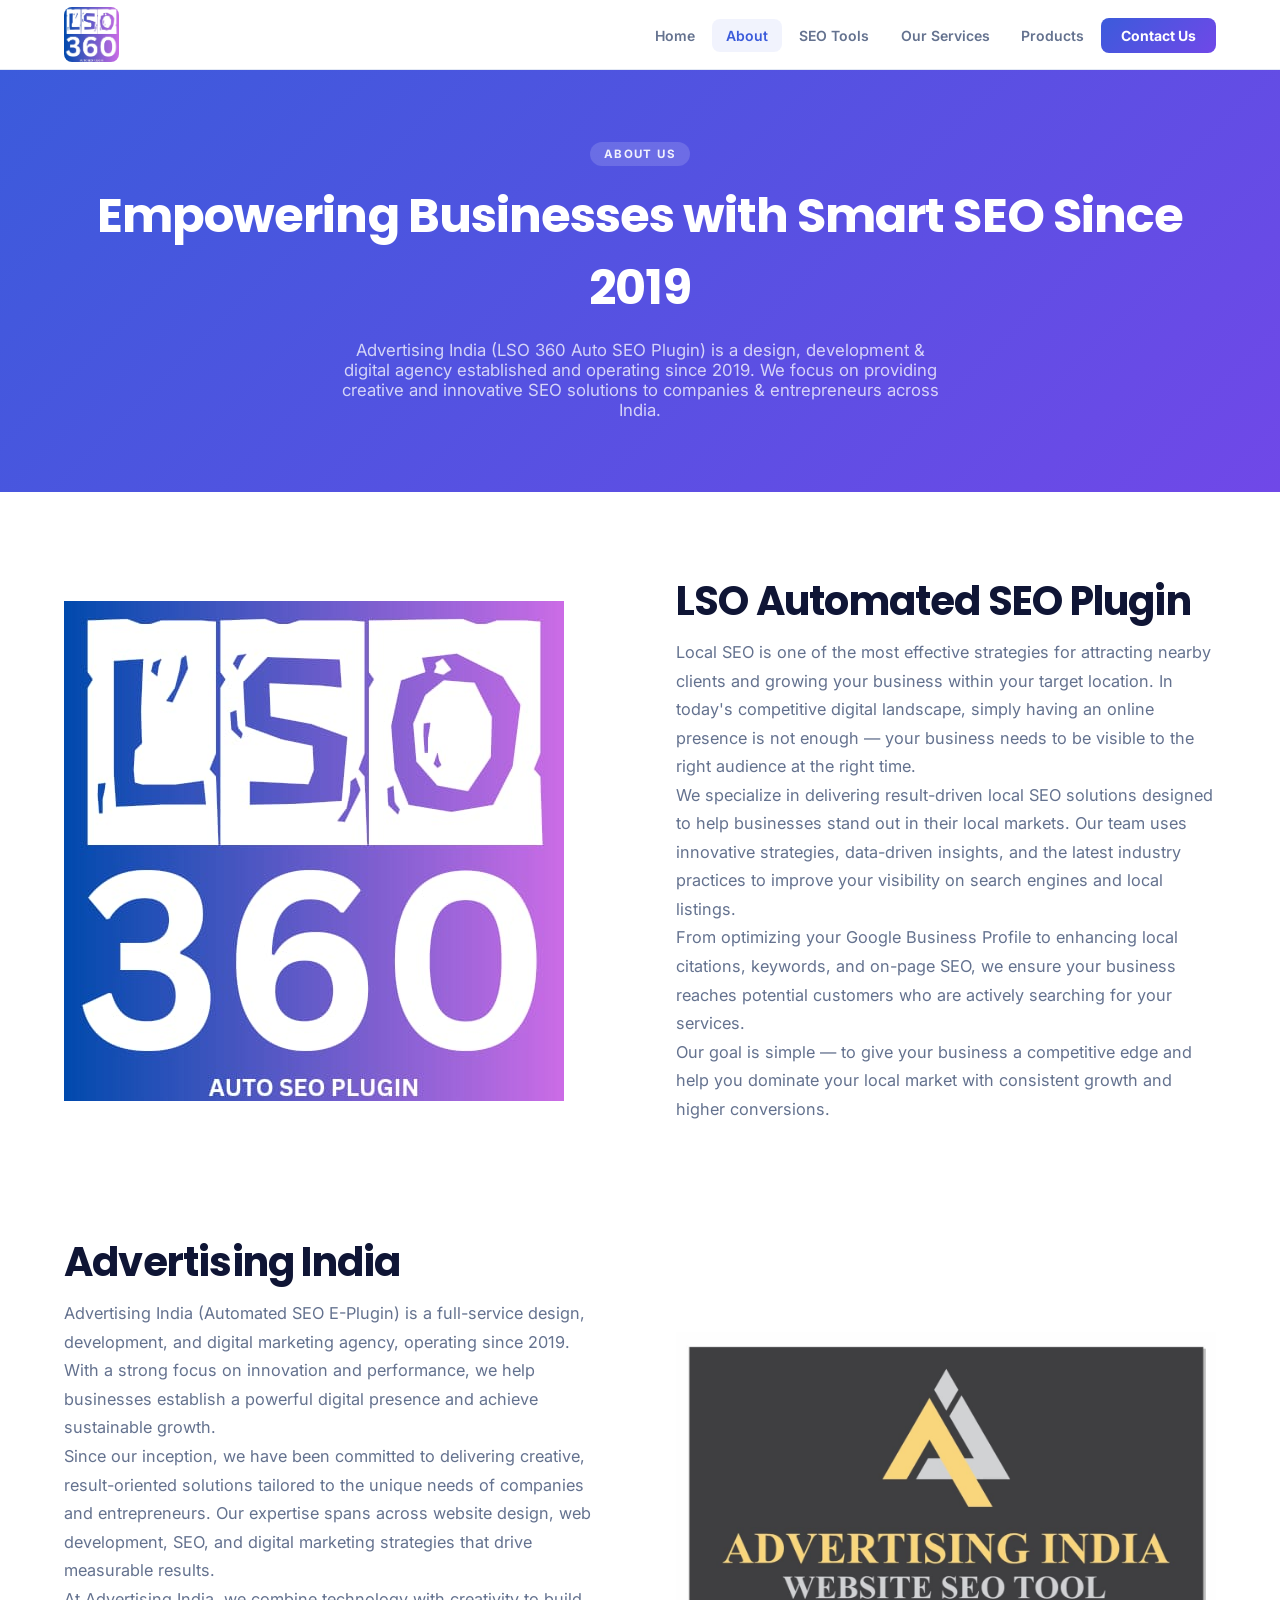
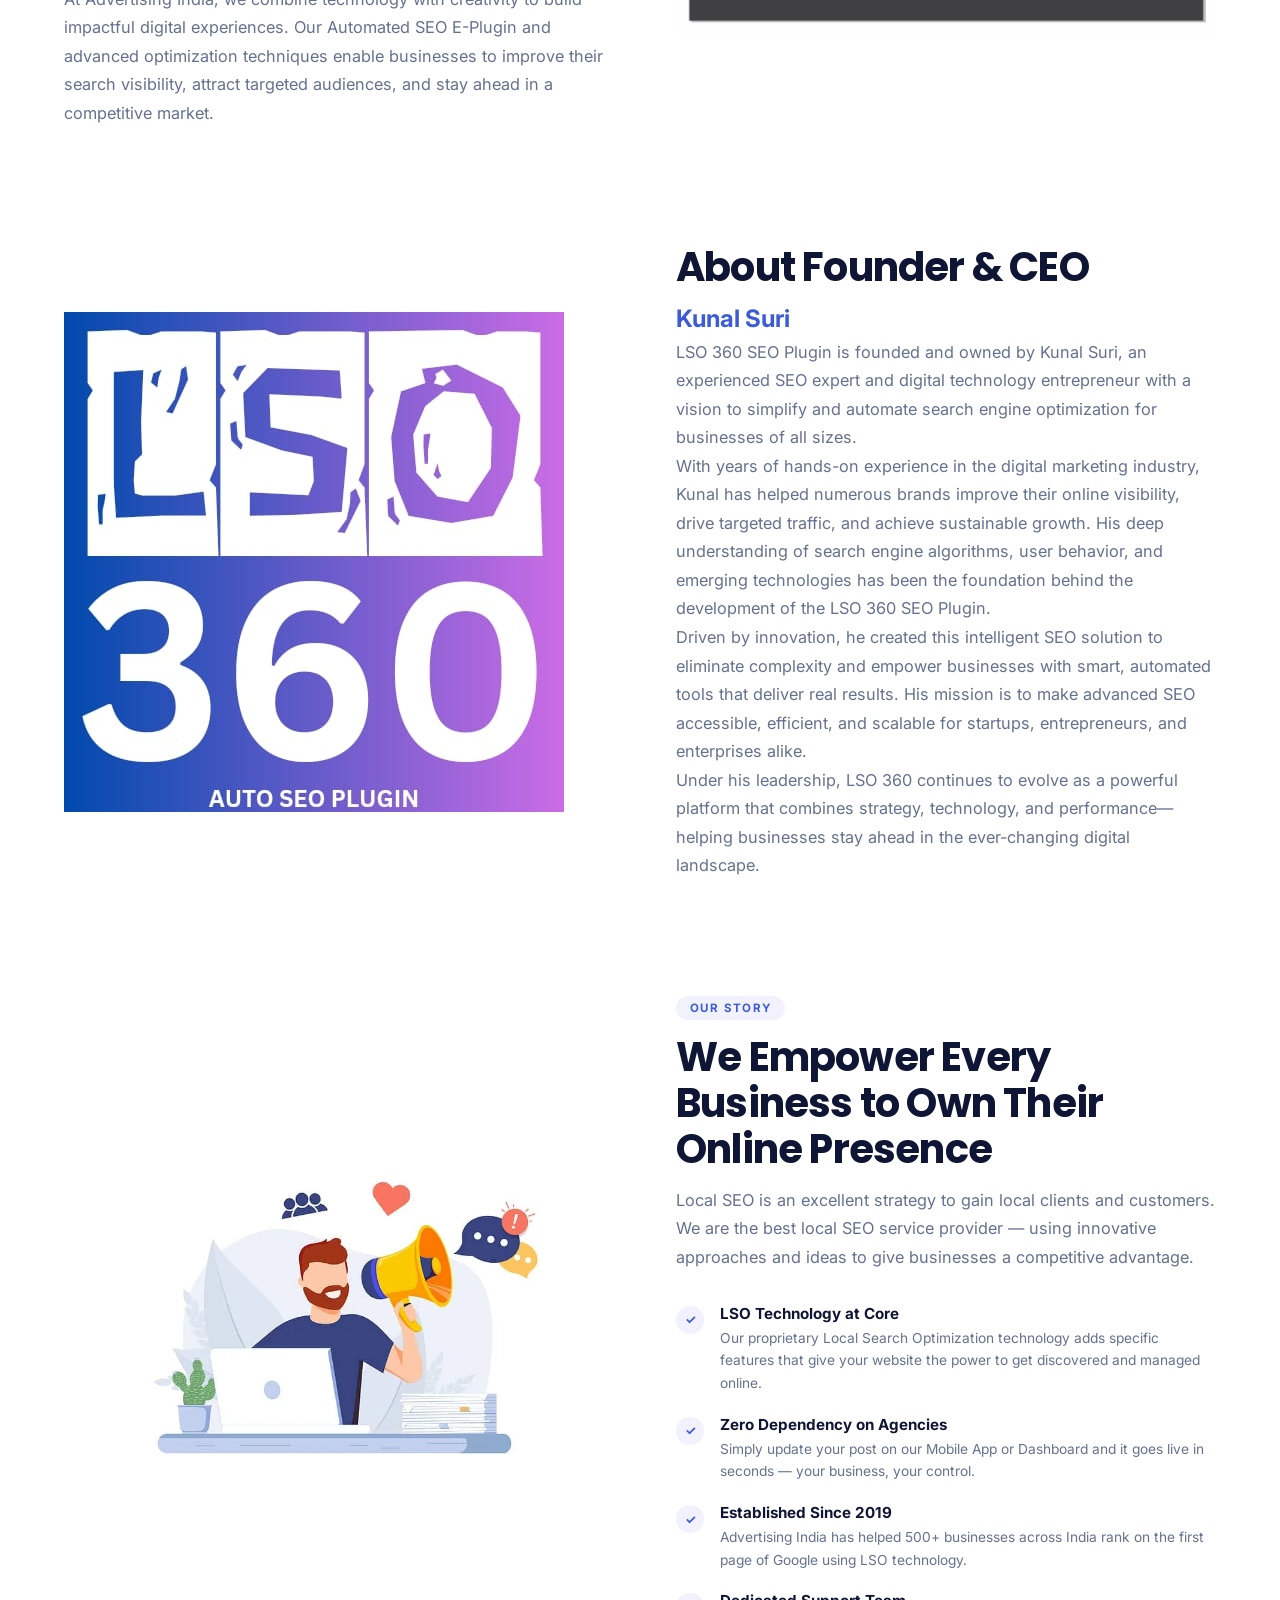
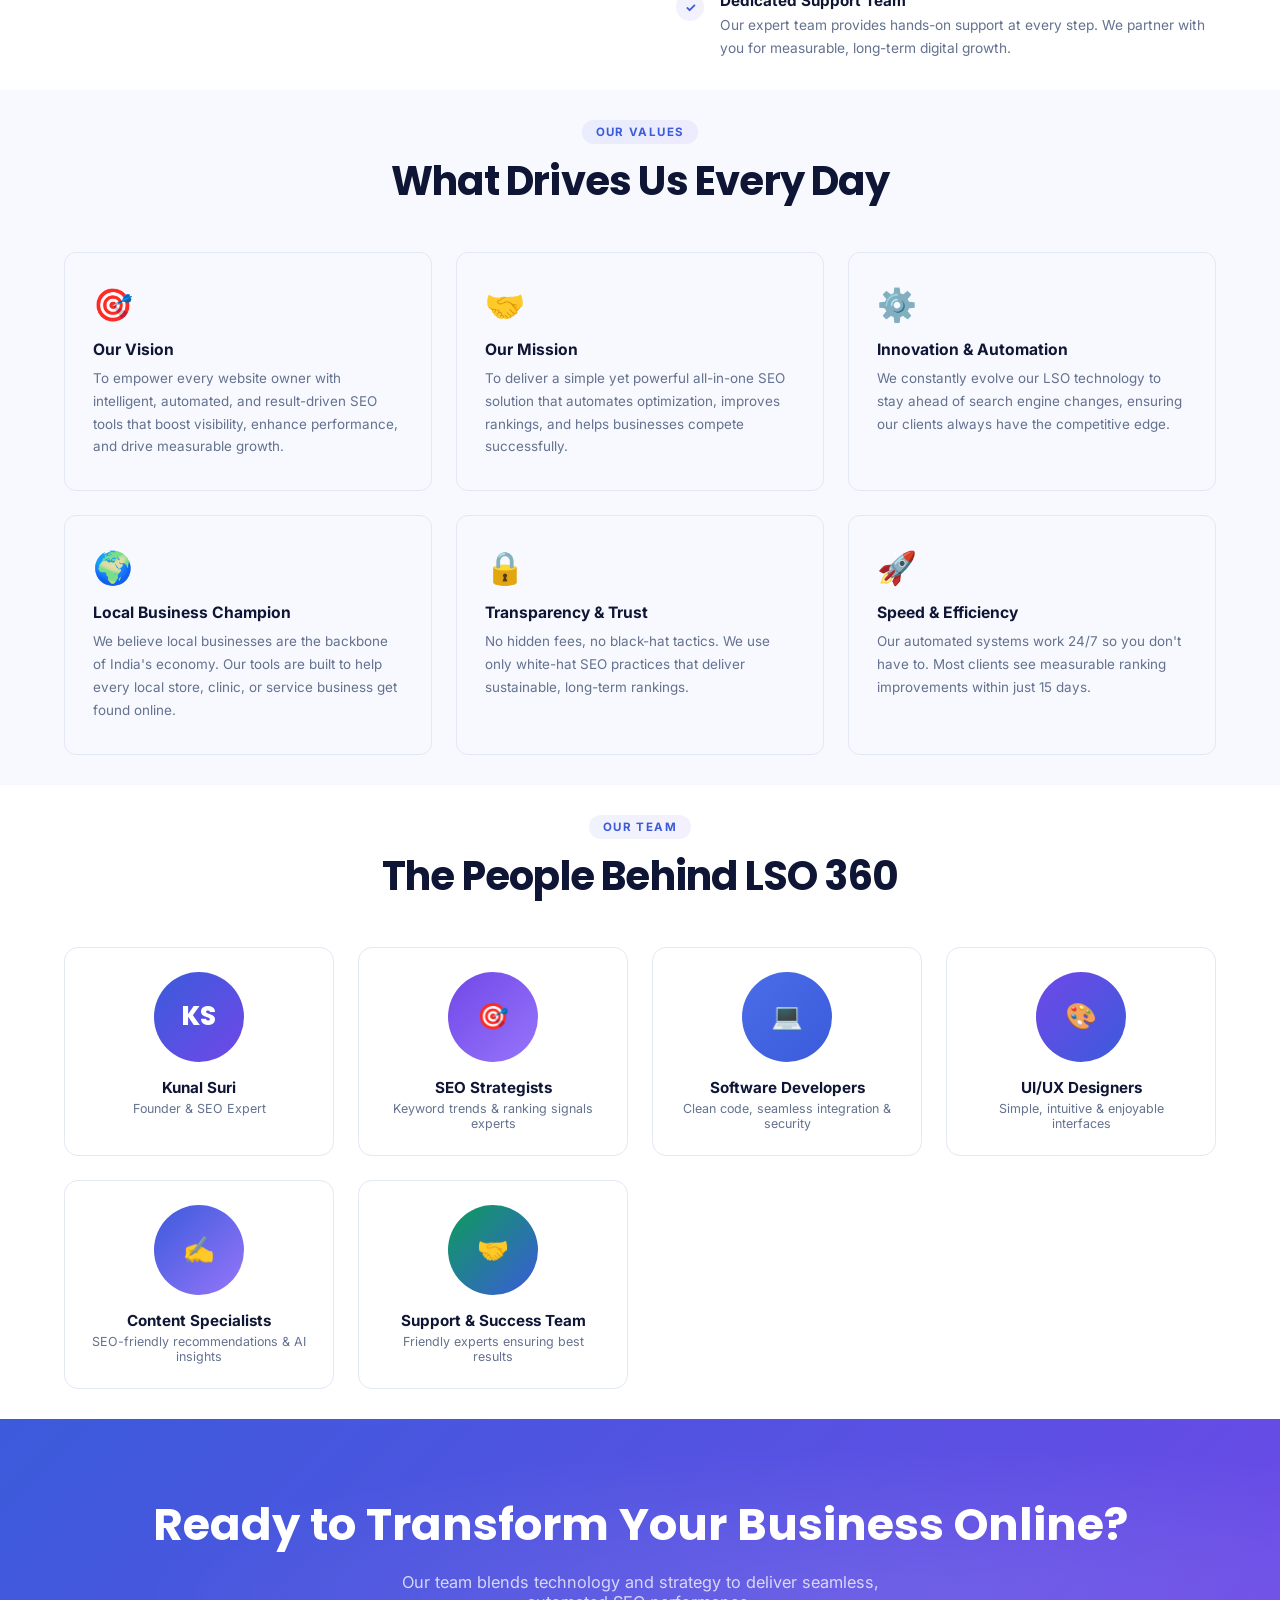
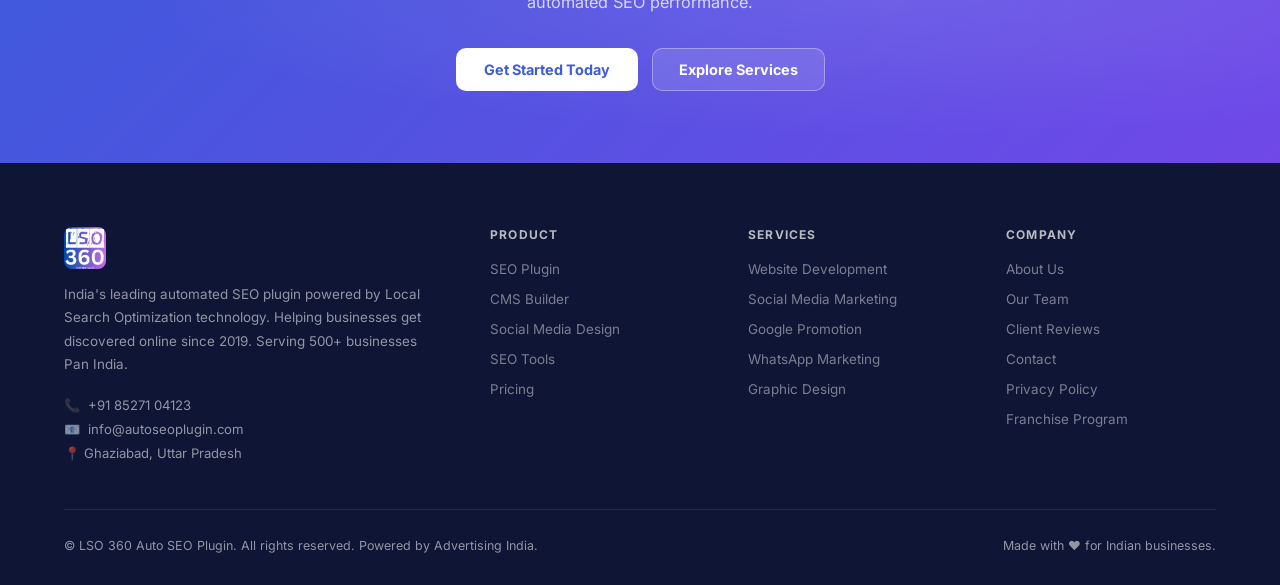
<file: about.html>
<!DOCTYPE html>
<html lang="en">

<head>
  <meta charset="UTF-8" />
  <meta name="viewport" content="width=device-width, initial-scale=1.0" />
  <title>About Us | LSO 360 Auto SEO Plugin</title>
  <link rel="preconnect" href="https://fonts.googleapis.com" />
  <link
    href="https://fonts.googleapis.com/css2?family=Inter:wght@300;400;500;600;700;800&family=Poppins:ital,wght@0,600;0,700;0,800;1,700&display=swap"
    rel="stylesheet" />
  <link rel="stylesheet" href="css/style.css" />
</head>

<body>

  <div id="navbar-placeholder"></div>

  <div style="padding-top:70px">
    <div class="about-hero">
      <div class="about-hero-inner">
        <div class="section-tag" style="background:rgba(255,255,255,.15);color:rgba(255,255,255,.9)">About Us</div>
        <h1>Empowering Businesses with Smart SEO Since 2019</h1>
        <p>Advertising India (LSO 360 Auto SEO Plugin) is a design, development & digital agency established and
          operating since 2019. We focus on providing creative and innovative SEO solutions to companies & entrepreneurs
          across India.</p>
      </div>
    </div>
    <!-- ABOUT LSO -->
    <section class="section">
      <div class="section-inner">
        <div class="about-grid">
          <div class="">
            <div class="">
              <img src="/img/logo.jpg" alt="advertising india logo" srcset="">
            </div>
          </div>
          <div class="">
            <!-- <div class="section-tag">Our Story</div> -->
            <h2 class="section-title">LSO Automated SEO Plugin</h2>
            <p class="section-sub">Local SEO is one of the most effective strategies for attracting nearby clients and
              growing your business within your target location. In today's competitive digital landscape, simply having
              an online presence is not enough — your business needs to be visible to the right audience at the right
              time.<br />

              We specialize in delivering result-driven local SEO solutions designed to help businesses stand out in
              their local markets. Our team uses innovative strategies, data-driven insights, and the latest industry
              practices to improve your visibility on search engines and local listings.<br />

              From optimizing your Google Business Profile to enhancing local citations, keywords, and on-page SEO, we
              ensure your business reaches potential customers who are actively searching for your services.<br />

              Our goal is simple — to give your business a competitive edge and help you dominate your local market with
              consistent growth and higher conversions.</p>
          </div>
        </div>
      </div>
    </section>

    <!-- ABOUT ADVERTISING INDIA -->
    <section class="section">
      <div class="section-inner">
        <div class="about-grid">

          <div class="">
            <!-- <div class="section-tag">Our Story</div> -->
            <h2 class="section-title">Advertising India</h2>
            <p class="section-sub">Advertising India (Automated SEO E-Plugin) is a full-service design, development, and
              digital marketing agency, operating since 2019. With a strong focus on innovation and performance, we help
              businesses establish a powerful digital presence and achieve sustainable growth.<br />

              Since our inception, we have been committed to delivering creative, result-oriented solutions tailored to
              the unique needs of companies and entrepreneurs. Our expertise spans across website design, web
              development, SEO, and digital marketing strategies that drive measurable results.<br />

              At Advertising India, we combine technology with creativity to build impactful digital experiences. Our
              Automated SEO E-Plugin and advanced optimization techniques enable businesses to improve their search
              visibility, attract targeted audiences, and stay ahead in a competitive market.</p>
          </div>

          <div class="">
            <div class="">
              <img src="/img/1680345075_fe38ec75dcfbf14e4eaf.jpg" alt="advertising india logo" srcset="">
            </div>
          </div>
        </div>
      </div>
    </section>

    <section class="section">
      <div class="section-inner">
        <div class="about-grid">
          <div class="">
            <div class="">
              <img src="/img/logo.jpg" alt="advertising india logo" srcset="">
            </div>
          </div>
          <div class="">
            <!-- <div class="section-tag">Our Story</div> -->
            <h1 class="section-title">About Founder & CEO</h1>
            <h1 style="    
    color: var(--blue); margin-bottom: 5px;">Kunal Suri</h1>

            <p class="section-sub">LSO 360 SEO Plugin is founded and owned by Kunal Suri, an experienced SEO expert and digital technology entrepreneur with a vision to simplify and automate search engine optimization for businesses of all sizes.<br/>

With years of hands-on experience in the digital marketing industry, Kunal has helped numerous brands improve their online visibility, drive targeted traffic, and achieve sustainable growth. His deep understanding of search engine algorithms, user behavior, and emerging technologies has been the foundation behind the development of the LSO 360 SEO Plugin.<br/>

Driven by innovation, he created this intelligent SEO solution to eliminate complexity and empower businesses with smart, automated tools that deliver real results. His mission is to make advanced SEO accessible, efficient, and scalable for startups, entrepreneurs, and enterprises alike.<br/>

Under his leadership, LSO 360 continues to evolve as a powerful platform that combines strategy, technology, and performance—helping businesses stay ahead in the ever-changing digital landscape.</p>
          </div>
        </div>
      </div>
    </section>


    <section class="section">
      <div class="section-inner">
        <div class="about-grid">
          <div class="">
            <div class="">
              <img src="/img/online-presence.webp" alt="advertising india logo" srcset="">
            </div>
          </div>
          <div class="">
            <div class="section-tag">Our Story</div>
            <h2 class="section-title">We Empower Every Business to Own Their Online Presence</h2>
            <p class="section-sub">Local SEO is an excellent strategy to gain local clients and customers. We are the
              best local SEO service provider — using innovative approaches and ideas to give businesses a competitive
              advantage.</p>
            <div class="about-pts">
              <div class="about-pt">
                <div class="pt-check">✓</div>
                <div class="pt-text"><strong>LSO Technology at Core</strong>
                  <p>Our proprietary Local Search Optimization technology adds specific features that give your website
                    the power to get discovered and managed online.</p>
                </div>
              </div>
              <div class="about-pt">
                <div class="pt-check">✓</div>
                <div class="pt-text"><strong>Zero Dependency on Agencies</strong>
                  <p>Simply update your post on our Mobile App or Dashboard and it goes live in seconds — your business,
                    your control.</p>
                </div>
              </div>
              <div class="about-pt">
                <div class="pt-check">✓</div>
                <div class="pt-text"><strong>Established Since 2019</strong>
                  <p>Advertising India has helped 500+ businesses across India rank on the first page of Google using
                    LSO technology.</p>
                </div>
              </div>
              <div class="about-pt">
                <div class="pt-check">✓</div>
                <div class="pt-text"><strong>Dedicated Support Team</strong>
                  <p>Our expert team provides hands-on support at every step. We partner with you for measurable,
                    long-term digital growth.</p>
                </div>
              </div>
            </div>
          </div>
        </div>
      </div>
    </section>
    <section class="section" style="background:var(--bg)">
      <div class="section-inner">
        <div class="text-center">
          <div class="section-tag">Our Values</div>
          <h2 class="section-title">What Drives Us Every Day</h2>
        </div>
        <div class="mission-grid">
          <div class="mission-card">
            <div class="mission-icon">🎯</div>
            <h3>Our Vision</h3>
            <p>To empower every website owner with intelligent, automated, and result-driven SEO tools that boost
              visibility, enhance performance, and drive measurable growth.</p>
          </div>
          <div class="mission-card">
            <div class="mission-icon">🤝</div>
            <h3>Our Mission</h3>
            <p>To deliver a simple yet powerful all-in-one SEO solution that automates optimization, improves rankings,
              and helps businesses compete successfully.</p>
          </div>
          <div class="mission-card">
            <div class="mission-icon">⚙️</div>
            <h3>Innovation & Automation</h3>
            <p>We constantly evolve our LSO technology to stay ahead of search engine changes, ensuring our clients
              always have the competitive edge.</p>
          </div>
          <div class="mission-card">
            <div class="mission-icon">🌍</div>
            <h3>Local Business Champion</h3>
            <p>We believe local businesses are the backbone of India's economy. Our tools are built to help every local
              store, clinic, or service business get found online.</p>
          </div>
          <div class="mission-card">
            <div class="mission-icon">🔒</div>
            <h3>Transparency & Trust</h3>
            <p>No hidden fees, no black-hat tactics. We use only white-hat SEO practices that deliver sustainable,
              long-term rankings.</p>
          </div>
          <div class="mission-card">
            <div class="mission-icon">🚀</div>
            <h3>Speed & Efficiency</h3>
            <p>Our automated systems work 24/7 so you don't have to. Most clients see measurable ranking improvements
              within just 15 days.</p>
          </div>
        </div>
      </div>
    </section>
    <section class="section">
      <div class="section-inner">
        <div class="text-center">
          <div class="section-tag">Our Team</div>
          <h2 class="section-title">The People Behind LSO 360</h2>
        </div>
        <div class="team-grid">
          <div class="team-card">
            <div class="team-av">KS</div>
            <div class="team-name">Kunal Suri</div>
            <div class="team-role">Founder & SEO Expert</div>
          </div>
          <div class="team-card">
            <div class="team-av" style="background:linear-gradient(135deg,#7048e8,#9775fa)">🎯</div>
            <div class="team-name">SEO Strategists</div>
            <div class="team-role">Keyword trends & ranking signals experts</div>
          </div>
          <div class="team-card">
            <div class="team-av" style="background:linear-gradient(135deg,#4a6de8,#3b5bdb)">💻</div>
            <div class="team-name">Software Developers</div>
            <div class="team-role">Clean code, seamless integration & security</div>
          </div>
          <div class="team-card">
            <div class="team-av" style="background:linear-gradient(135deg,#7048e8,#3b5bdb)">🎨</div>
            <div class="team-name">UI/UX Designers</div>
            <div class="team-role">Simple, intuitive & enjoyable interfaces</div>
          </div>
          <div class="team-card">
            <div class="team-av" style="background:linear-gradient(135deg,#3b5bdb,#9775fa)">✍️</div>
            <div class="team-name">Content Specialists</div>
            <div class="team-role">SEO-friendly recommendations & AI insights</div>
          </div>
          <div class="team-card">
            <div class="team-av" style="background:linear-gradient(135deg,#0d9c5a,#3b5bdb)">🤝</div>
            <div class="team-name">Support & Success Team</div>
            <div class="team-role">Friendly experts ensuring best results</div>
          </div>
        </div>
      </div>
    </section>
    <section class="cta-band">
      <h2>Ready to Transform Your Business Online?</h2>
      <p>Our team blends technology and strategy to deliver seamless, automated SEO performance.</p>
      <div class="cta-band-btns"><a class="btn btn-white" href="contact.html">Get Started Today</a><a
          class="btn btn-ghost-white" href="services.html">Explore Services</a></div>
    </section>
  </div>

  <!-- ═══════════════ TOOLS PAGE ═══════════════ -->
  </div>

  <div id="footer-placeholder"></div>
  <script src="js/script.js"></script>
</body>

</html>
</file>
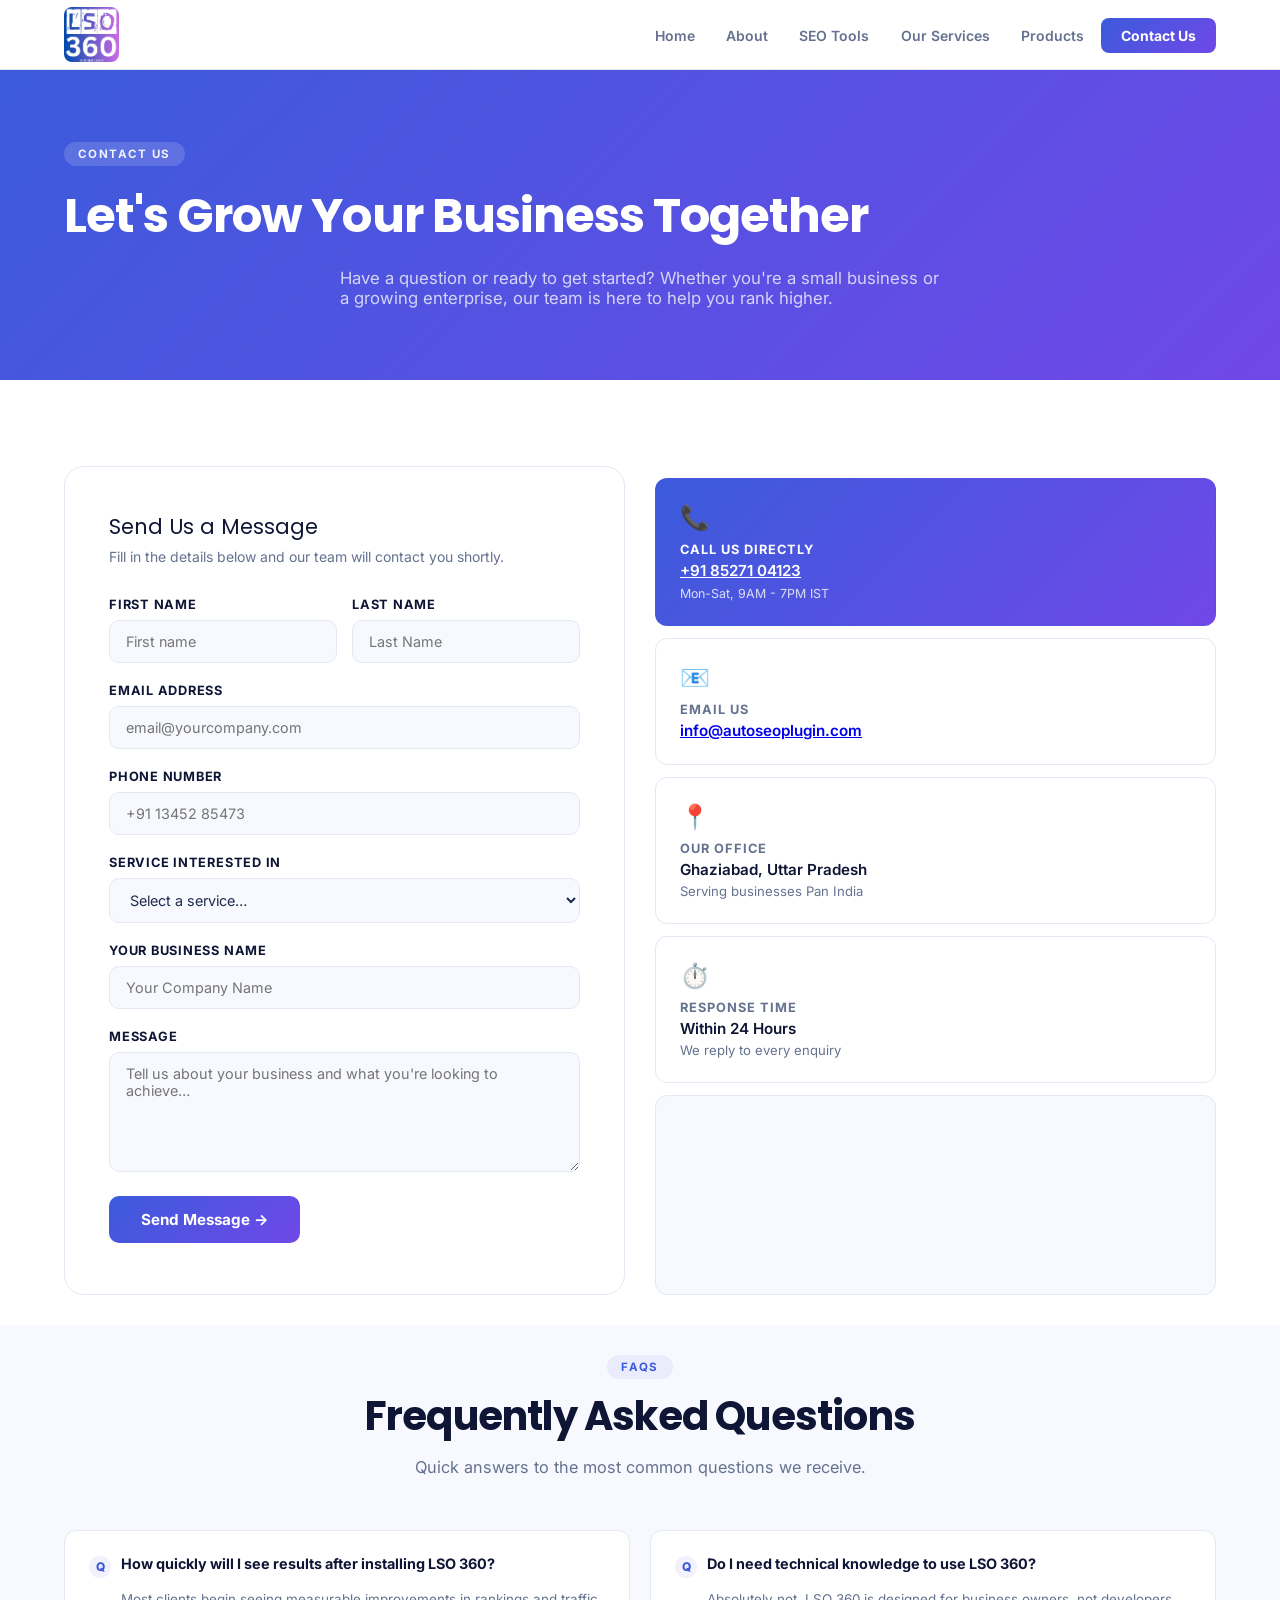
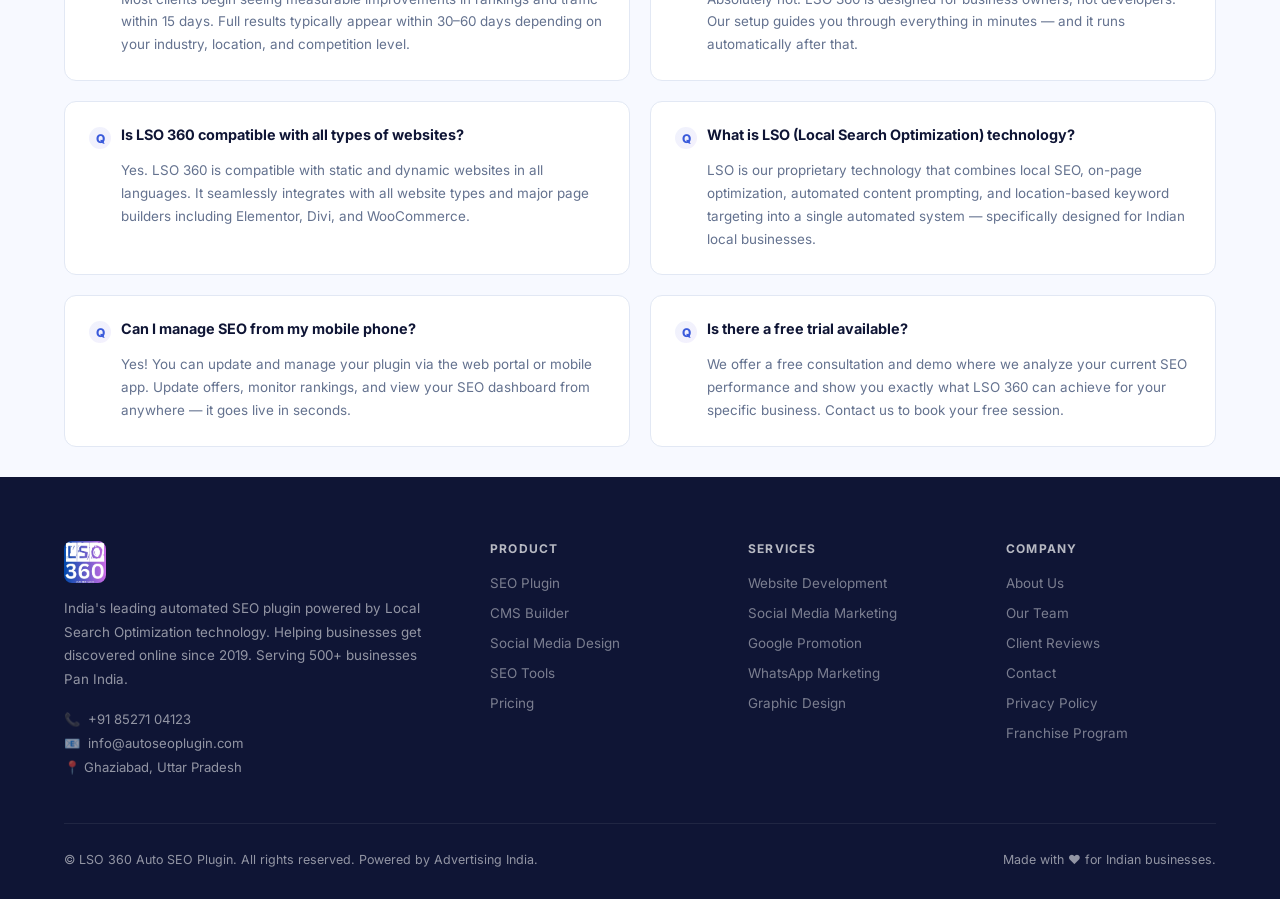
<file: contact.html>
<!DOCTYPE html>
<html lang="en">

<head>
  <meta charset="UTF-8" />
  <meta name="viewport" content="width=device-width, initial-scale=1.0" />
  <title>Contact Us | LSO 360 Auto SEO Plugin</title>
  <link rel="preconnect" href="https://fonts.googleapis.com" />
  <link
    href="https://fonts.googleapis.com/css2?family=Inter:wght@300;400;500;600;700;800&family=Poppins:ital,wght@0,600;0,700;0,800;1,700&display=swap"
    rel="stylesheet" />
  <link rel="stylesheet" href="css/style.css" />
</head>

<body>

  <div id="navbar-placeholder"></div>

  <div style="padding-top:70px">
    <div class="contact-hero">
      <div class="section-tag" style="background:rgba(255,255,255,.15);color:rgba(255,255,255,.9)">Contact Us</div>
      <h1 class="">Let's Grow Your Business Together</h1>
      <p class="">Have a question or ready to get started? Whether you're a small business or a growing enterprise, our
        team is here to help you rank higher.</p>
    </div>
    <section class="section">
      <div class="section-inner">
        <div class="contact-grid">
          <div class="contact-form-wrap">
            <div class="form-title">Send Us a Message</div>
            <div class="form-sub">Fill in the details below and our team will contact you shortly.</div>
            <div class="form-row">
              <div class="form-group"><label>First Name</label><input type="text" placeholder="First name" /></div>
              <div class="form-group"><label>Last Name</label><input type="text" placeholder="Last Name" /></div>
            </div>
            <div class="form-group"><label>Email Address</label><input type="email"
                placeholder="email@yourcompany.com" /></div>
            <div class="form-group"><label>Phone Number</label><input type="tel" placeholder="+91 13452 85473" /></div>
            <div class="form-group"><label>Service Interested In</label><select>
                <option value="">Select a service…</option>
                <option>LSO 360 SEO Plugin</option>
                <option>Custom Website Development</option>
                <option>Social Media Marketing</option>
                <option>Google Promotion Services</option>
                <option>Bulk WhatsApp Marketing</option>
                <option>Graphic Design for Social Media</option>
                <option>Complete Package</option>
              </select></div>
            <div class="form-group"><label>Your Business Name</label><input type="text"
                placeholder="Your Company Name" /></div>
            <div class="form-group"><label>Message</label><textarea
                placeholder="Tell us about your business and what you're looking to achieve…"></textarea></div>
            <button class="form-submit">Send Message →</button>
          </div>
          <div>
            <div class="info-card highlight">
              <div class="info-icon">📞</div>
              <div class="info-title">Call Us Directly</div>
              <div class="info-val">
                <a href="tel:+918527104123">+91 85271 04123</a>
              </div>
              <div style="font-size:.78rem;margin-top:6px;opacity:.8">Mon-Sat, 9AM - 7PM IST</div>
            </div>
            <div class="info-card">
              <div class="info-icon">📧</div>
              <div class="info-title">Email Us</div>
              <div class="info-val">
                <a href="mailto:info@autoseoplugin.com?subject=Inquiry&body=Hello">info@autoseoplugin.com</a>
              </div>
            </div>
            <div class="info-card">
              <div class="info-icon">📍</div>
              <div class="info-title">Our Office</div>
              <div class="info-val">Ghaziabad, Uttar Pradesh</div>
              <div style="font-size:.82rem;color:var(--muted);margin-top:4px">Serving businesses Pan India</div>
            </div>
            <div class="info-card">
              <div class="info-icon">⏱️</div>
              <div class="info-title">Response Time</div>
              <div class="info-val">Within 24 Hours</div>
              <div style="font-size:.82rem;color:var(--muted);margin-top:4px">We reply to every enquiry</div>
            </div>
            <div class="map-placeholder">
              <iframe
                src="https://www.google.com/maps/embed?pb=!1m18!1m12!1m3!1d3205.2118801858987!2d77.33200827550115!3d28.642685875659232!2m3!1f0!2f0!3f0!3m2!1i1024!2i768!4f13.1!3m3!1m2!1s0x41b36d932e0a4c41%3A0xe9d5095b0f95ae2c!2sLSO%20360%20SEO%20PLUGIN!5e1!3m2!1sen!2sin!4v1765624345130!5m2!1sen!2sin"
                width="600" height="450" allowfullscreen="" loading="lazy"
                referrerpolicy="no-referrer-when-downgrade"></iframe>
            </div>
          </div>
        </div>
      </div>
    </section>
    <section class="section" style="background:var(--bg)">
      <div class="section-inner">
        <div class="text-center">
          <div class="section-tag">FAQs</div>
          <h2 class="section-title">Frequently Asked Questions</h2>
          <p class="section-sub">Quick answers to the most common questions we receive.</p>
        </div>
        <div class="faq-grid">
          <div class="faq-item">
            <div class="faq-q">How quickly will I see results after installing LSO 360?</div>
            <div class="faq-a">Most clients begin seeing measurable improvements in rankings and traffic within 15 days.
              Full results typically appear within 30–60 days depending on your industry, location, and competition
              level.</div>
          </div>
          <div class="faq-item">
            <div class="faq-q">Do I need technical knowledge to use LSO 360?</div>
            <div class="faq-a">Absolutely not. LSO 360 is designed for business owners, not developers. Our setup guides
              you through everything in minutes — and it runs automatically after that.</div>
          </div>
          <div class="faq-item">
            <div class="faq-q">Is LSO 360 compatible with all types of websites?</div>
            <div class="faq-a">Yes. LSO 360 is compatible with static and dynamic websites in all languages. It
              seamlessly integrates with all website types and major page builders including Elementor, Divi, and
              WooCommerce.</div>
          </div>
          <div class="faq-item">
            <div class="faq-q">What is LSO (Local Search Optimization) technology?</div>
            <div class="faq-a">LSO is our proprietary technology that combines local SEO, on-page optimization,
              automated content prompting, and location-based keyword targeting into a single automated system —
              specifically designed for Indian local businesses.</div>
          </div>
          <div class="faq-item">
            <div class="faq-q">Can I manage SEO from my mobile phone?</div>
            <div class="faq-a">Yes! You can update and manage your plugin via the web portal or mobile app. Update
              offers, monitor rankings, and view your SEO dashboard from anywhere — it goes live in seconds.</div>
          </div>
          <div class="faq-item">
            <div class="faq-q">Is there a free trial available?</div>
            <div class="faq-a">We offer a free consultation and demo where we analyze your current SEO performance and
              show you exactly what LSO 360 can achieve for your specific business. Contact us to book your free
              session.</div>
          </div>
        </div>
      </div>
    </section>
  </div>

  <div id="footer-placeholder"></div>
  <script src="js/script.js"></script>
</body>

</html>
</file>
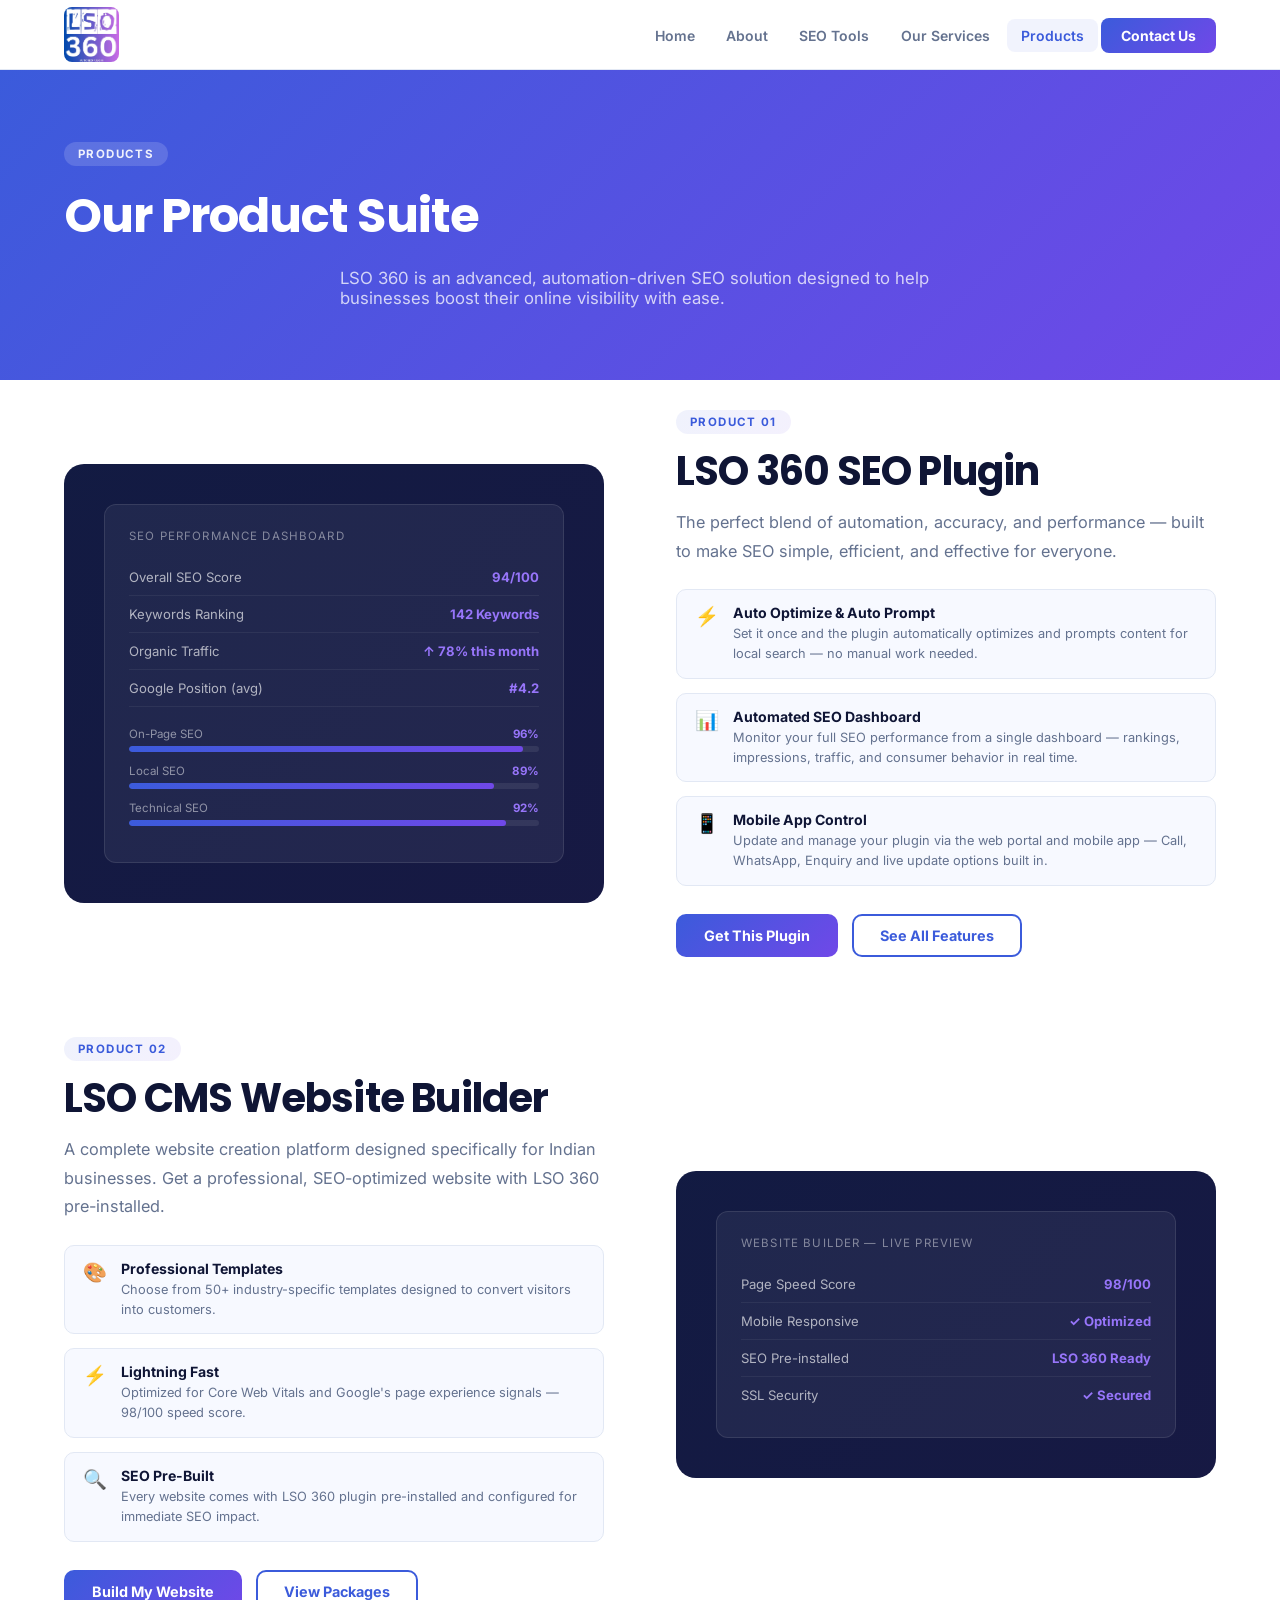
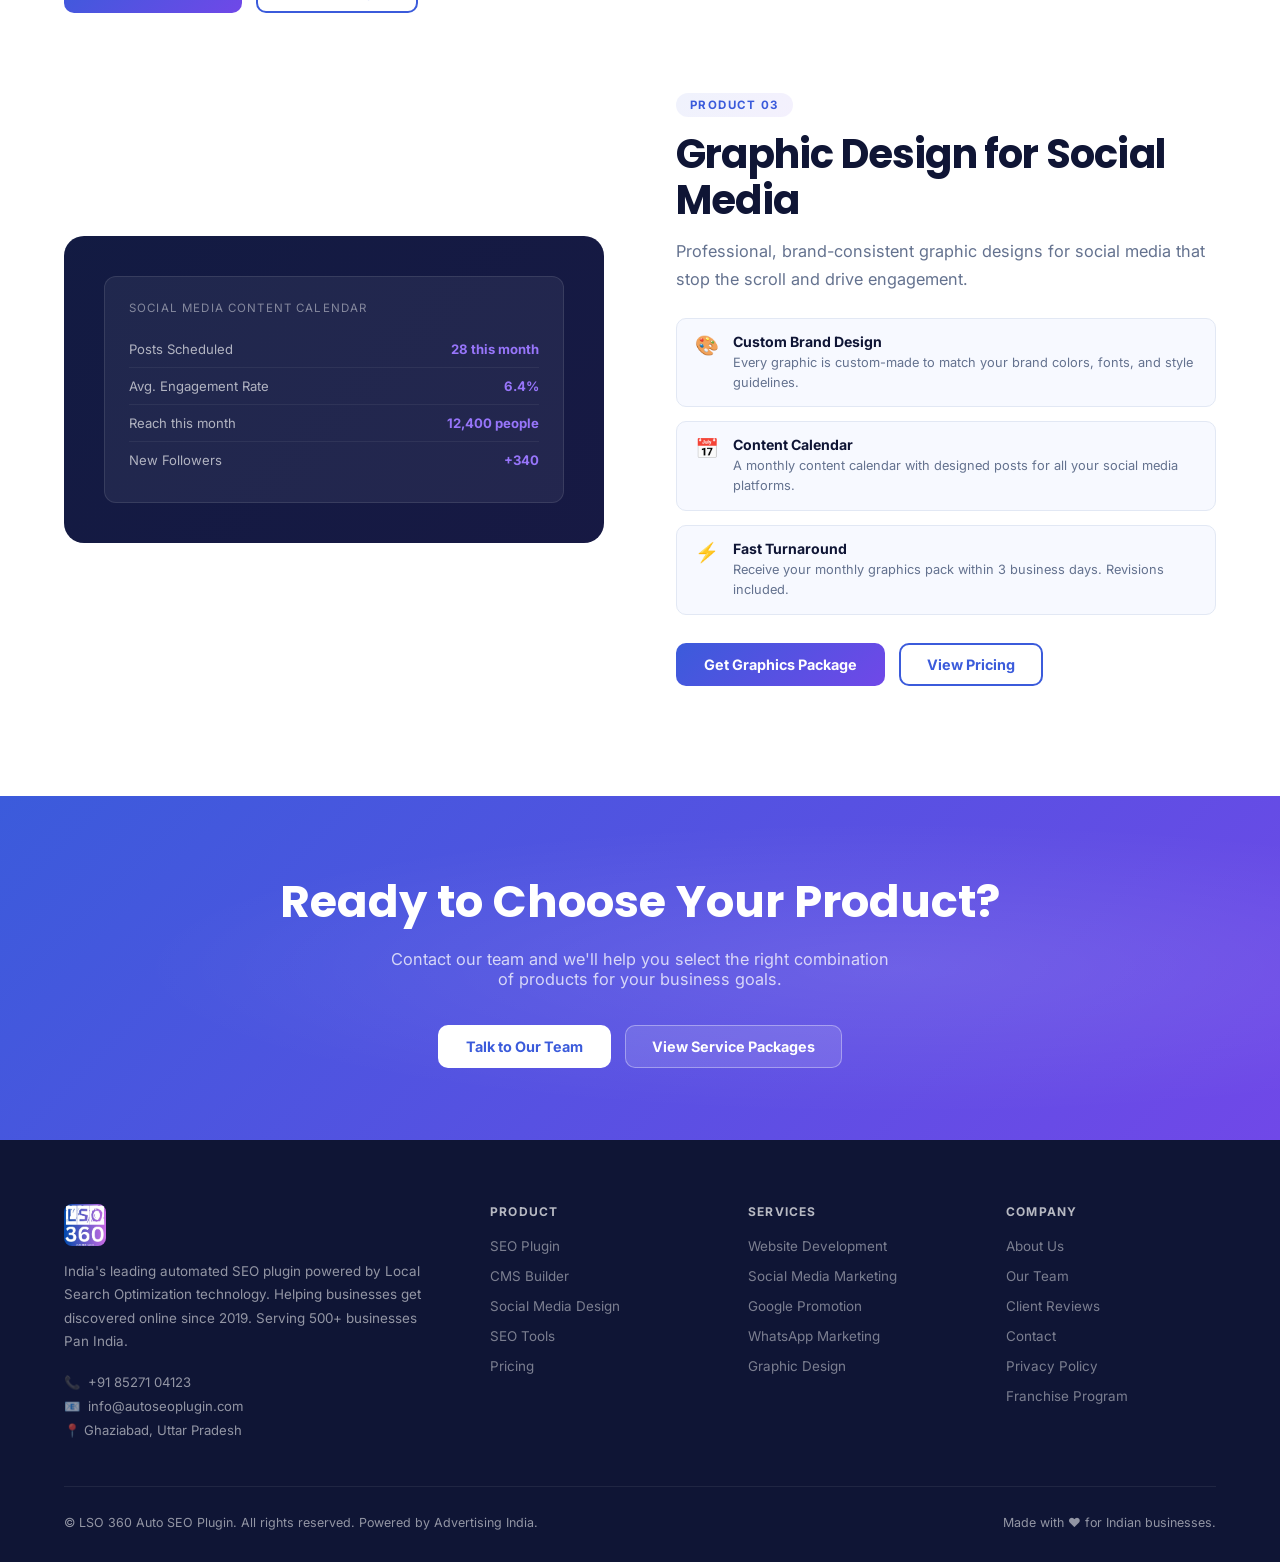
<file: products.html>
<!DOCTYPE html>
<html lang="en">
<head>
  <meta charset="UTF-8" />
  <meta name="viewport" content="width=device-width, initial-scale=1.0" />
  <title>Products | LSO 360 Auto SEO Plugin</title>
  <link rel="preconnect" href="https://fonts.googleapis.com" />
  <link href="https://fonts.googleapis.com/css2?family=Inter:wght@300;400;500;600;700;800&family=Poppins:ital,wght@0,600;0,700;0,800;1,700&display=swap" rel="stylesheet" />
  <link rel="stylesheet" href="css/style.css" />
</head>
<body>

  <div id="navbar-placeholder"></div>

  <div style="padding-top:70px">
<div class="products-hero"><div class="section-tag" style="background:rgba(255,255,255,.15);color:rgba(255,255,255,.9)">Products</div><h1 class="">Our Product Suite</h1><p class="">LSO 360 is an advanced, automation-driven SEO solution designed to help businesses boost their online visibility with ease.</p></div>
  <section class="section"><div class="section-inner">
    <div class="product-feature">
      <div class="prod-visual"><div class="prod-screenshot"><div class="prod-screen-title">SEO Performance Dashboard</div><div class="prod-metric-row"><span class="prod-metric-name">Overall SEO Score</span><span class="prod-metric-val">94/100</span></div><div class="prod-metric-row"><span class="prod-metric-name">Keywords Ranking</span><span class="prod-metric-val">142 Keywords</span></div><div class="prod-metric-row"><span class="prod-metric-name">Organic Traffic</span><span class="prod-metric-val">↑ 78% this month</span></div><div class="prod-metric-row"><span class="prod-metric-name">Google Position (avg)</span><span class="prod-metric-val">#4.2</span></div><div class="prod-bar-section"><div class="prod-bar-row"><div class="prod-bar-top"><span>On-Page SEO</span><span>96%</span></div><div class="prod-track"><div class="prod-fill" style="width:96%"></div></div></div><div class="prod-bar-row"><div class="prod-bar-top"><span>Local SEO</span><span>89%</span></div><div class="prod-track"><div class="prod-fill" style="width:89%"></div></div></div><div class="prod-bar-row"><div class="prod-bar-top"><span>Technical SEO</span><span>92%</span></div><div class="prod-track"><div class="prod-fill" style="width:92%"></div></div></div></div></div></div>
      <div class="prod-content"><div class="section-tag">Product 01</div><h2 class="section-title">LSO 360 SEO Plugin</h2><p class="section-sub">The perfect blend of automation, accuracy, and performance — built to make SEO simple, efficient, and effective for everyone.</p><div class="prod-feats-list"><div class="prod-feat"><div class="prod-feat-icon">⚡</div><div><strong>Auto Optimize & Auto Prompt</strong><p>Set it once and the plugin automatically optimizes and prompts content for local search — no manual work needed.</p></div></div><div class="prod-feat"><div class="prod-feat-icon">📊</div><div><strong>Automated SEO Dashboard</strong><p>Monitor your full SEO performance from a single dashboard — rankings, impressions, traffic, and consumer behavior in real time.</p></div></div><div class="prod-feat"><div class="prod-feat-icon">📱</div><div><strong>Mobile App Control</strong><p>Update and manage your plugin via the web portal and mobile app — Call, WhatsApp, Enquiry and live update options built in.</p></div></div></div><div class="prod-actions"><a class="btn btn-primary" href="contact.html">Get This Plugin</a><a class="btn btn-outline" href="tools.html">See All Features</a></div></div>
    </div>
    <div class="product-feature">
      <div class="prod-visual"><div class="prod-screenshot"><div class="prod-screen-title">Website Builder — Live Preview</div><div class="prod-metric-row"><span class="prod-metric-name">Page Speed Score</span><span class="prod-metric-val">98/100</span></div><div class="prod-metric-row"><span class="prod-metric-name">Mobile Responsive</span><span class="prod-metric-val">✓ Optimized</span></div><div class="prod-metric-row"><span class="prod-metric-name">SEO Pre-installed</span><span class="prod-metric-val">LSO 360 Ready</span></div><div class="prod-metric-row"><span class="prod-metric-name">SSL Security</span><span class="prod-metric-val">✓ Secured</span></div></div></div>
      <div class="prod-content"><div class="section-tag">Product 02</div><h2 class="section-title">LSO CMS Website Builder</h2><p class="section-sub">A complete website creation platform designed specifically for Indian businesses. Get a professional, SEO-optimized website with LSO 360 pre-installed.</p><div class="prod-feats-list"><div class="prod-feat"><div class="prod-feat-icon">🎨</div><div><strong>Professional Templates</strong><p>Choose from 50+ industry-specific templates designed to convert visitors into customers.</p></div></div><div class="prod-feat"><div class="prod-feat-icon">⚡</div><div><strong>Lightning Fast</strong><p>Optimized for Core Web Vitals and Google's page experience signals — 98/100 speed score.</p></div></div><div class="prod-feat"><div class="prod-feat-icon">🔍</div><div><strong>SEO Pre-Built</strong><p>Every website comes with LSO 360 plugin pre-installed and configured for immediate SEO impact.</p></div></div></div><div class="prod-actions"><a class="btn btn-primary" href="contact.html">Build My Website</a><a class="btn btn-outline" href="services.html">View Packages</a></div></div>
    </div>
    <div class="product-feature">
      <div class="prod-visual"><div class="prod-screenshot"><div class="prod-screen-title">Social Media Content Calendar</div><div class="prod-metric-row"><span class="prod-metric-name">Posts Scheduled</span><span class="prod-metric-val">28 this month</span></div><div class="prod-metric-row"><span class="prod-metric-name">Avg. Engagement Rate</span><span class="prod-metric-val">6.4%</span></div><div class="prod-metric-row"><span class="prod-metric-name">Reach this month</span><span class="prod-metric-val">12,400 people</span></div><div class="prod-metric-row"><span class="prod-metric-name">New Followers</span><span class="prod-metric-val">+340</span></div></div></div>
      <div class="prod-content"><div class="section-tag">Product 03</div><h2 class="section-title">Graphic Design for Social Media</h2><p class="section-sub">Professional, brand-consistent graphic designs for social media that stop the scroll and drive engagement.</p><div class="prod-feats-list"><div class="prod-feat"><div class="prod-feat-icon">🎨</div><div><strong>Custom Brand Design</strong><p>Every graphic is custom-made to match your brand colors, fonts, and style guidelines.</p></div></div><div class="prod-feat"><div class="prod-feat-icon">📅</div><div><strong>Content Calendar</strong><p>A monthly content calendar with designed posts for all your social media platforms.</p></div></div><div class="prod-feat"><div class="prod-feat-icon">⚡</div><div><strong>Fast Turnaround</strong><p>Receive your monthly graphics pack within 3 business days. Revisions included.</p></div></div></div><div class="prod-actions"><a class="btn btn-primary" href="contact.html">Get Graphics Package</a><a class="btn btn-outline" href="services.html">View Pricing</a></div></div>
    </div>
  </div></section>
  <section class="cta-band"><h2>Ready to Choose Your Product?</h2><p>Contact our team and we'll help you select the right combination of products for your business goals.</p><div class="cta-band-btns"><a class="btn btn-white" href="contact.html">Talk to Our Team</a><a class="btn btn-ghost-white" href="services.html">View Service Packages</a></div></section>
  </div>

<!-- ═══════════════ CONTACT PAGE ═══════════════ -->
  </div>

  <div id="footer-placeholder"></div>
  <script src="js/script.js"></script>
</body>
</html>
</file>
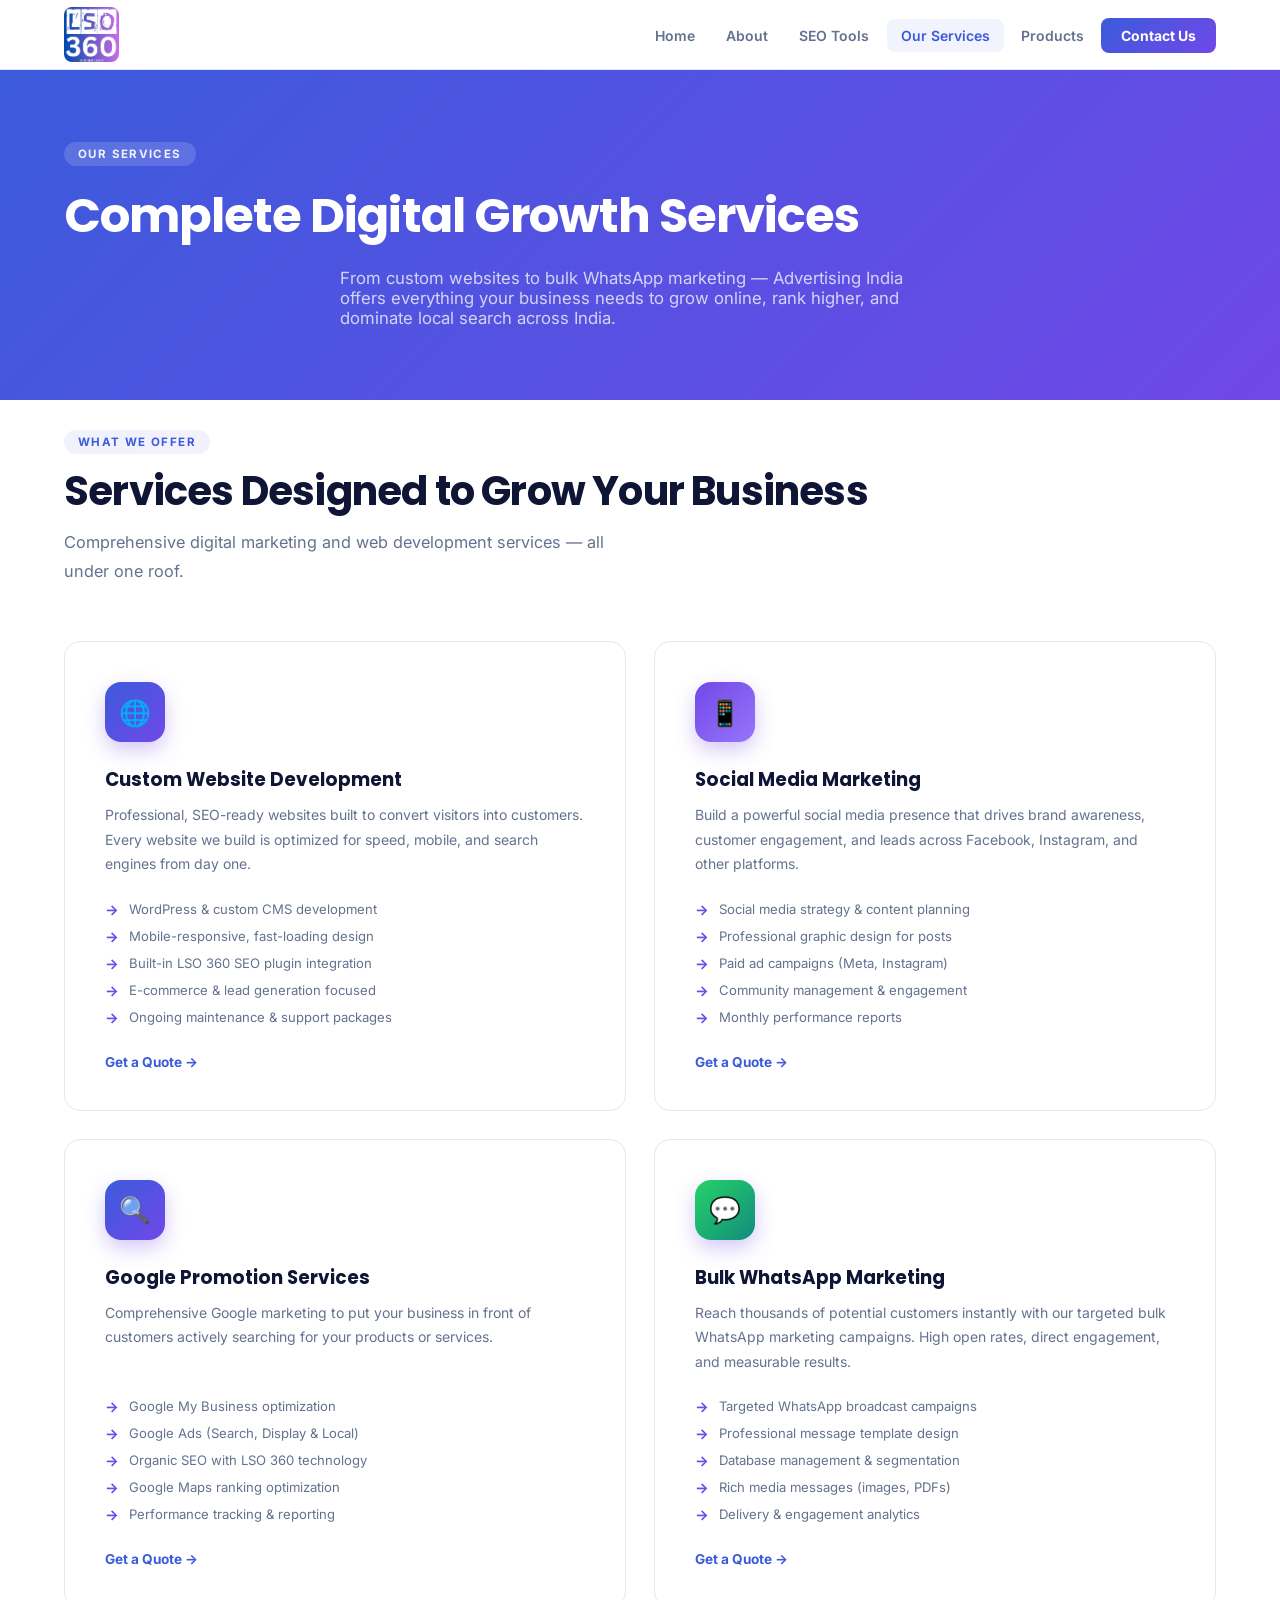
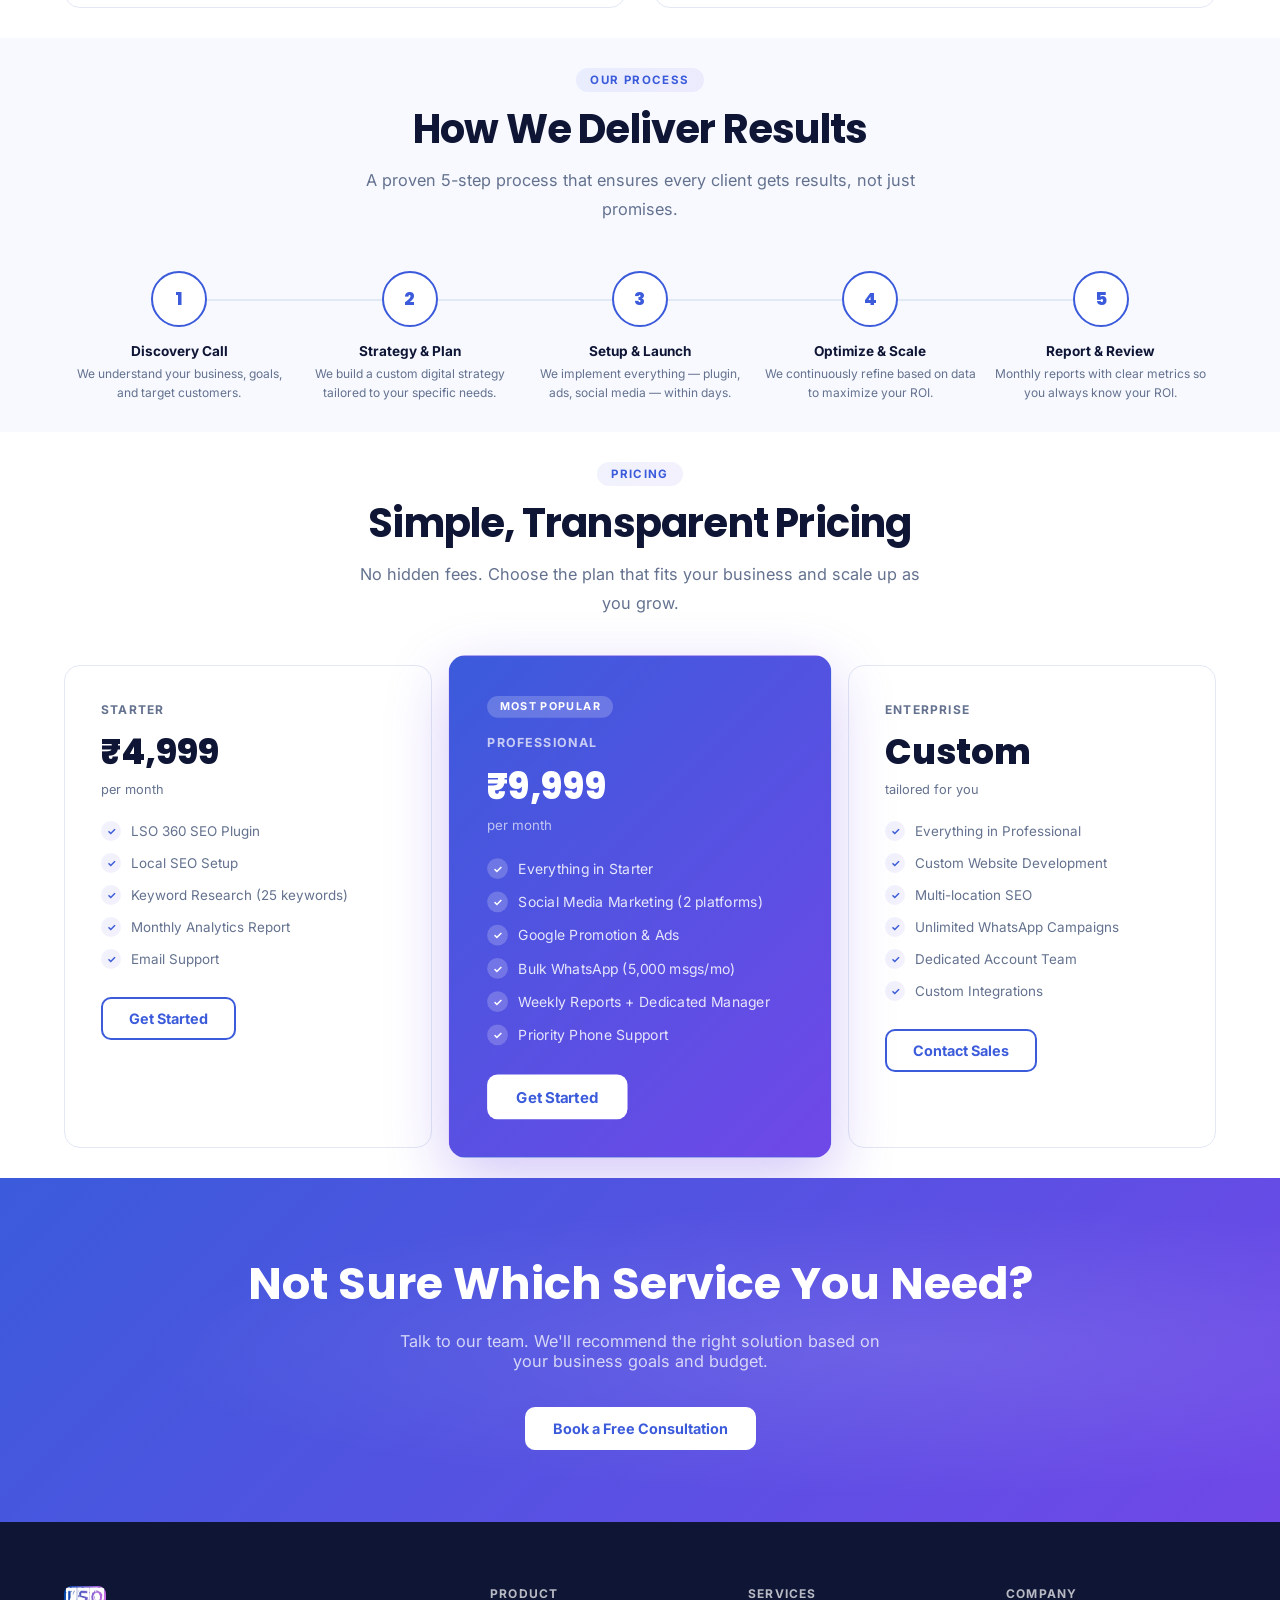
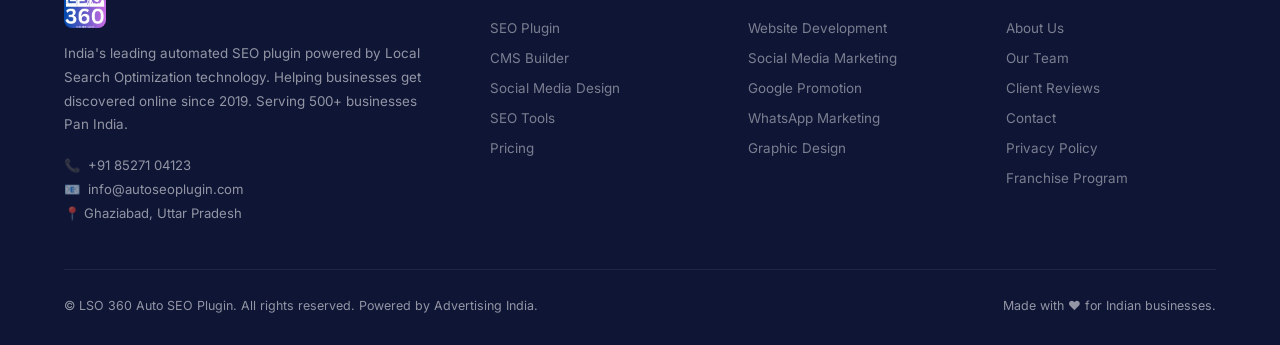
<file: services.html>
<!DOCTYPE html>
<html lang="en">
<head>
  <meta charset="UTF-8" />
  <meta name="viewport" content="width=device-width, initial-scale=1.0" />
  <title>Our Services | LSO 360 Auto SEO Plugin</title>
  <link rel="preconnect" href="https://fonts.googleapis.com" />
  <link href="https://fonts.googleapis.com/css2?family=Inter:wght@300;400;500;600;700;800&family=Poppins:ital,wght@0,600;0,700;0,800;1,700&display=swap" rel="stylesheet" />
  <link rel="stylesheet" href="css/style.css" />
</head>
<body>

  <div id="navbar-placeholder"></div>

  <div style="padding-top:70px">
<div class="services-hero"><div class="section-tag" style="background:rgba(255,255,255,.15);color:rgba(255,255,255,.9)">Our Services</div><h1 class="">Complete Digital Growth Services</h1><p class="">From custom websites to bulk WhatsApp marketing — Advertising India offers everything your business needs to grow online, rank higher, and dominate local search across India.</p></div>
  <section class="section"><div class="section-inner"><div class=""><div class="section-tag">What We Offer</div><h2 class="section-title">Services Designed to Grow Your Business</h2><p class="section-sub">Comprehensive digital marketing and web development services — all under one roof.</p></div>
    <div class="svc-grid">
      <div class="svc-card"><div class="svc-icon-wrap">🌐</div><h3>Custom Website Development</h3><p>Professional, SEO-ready websites built to convert visitors into customers. Every website we build is optimized for speed, mobile, and search engines from day one.</p><ul class="svc-bullets"><li>WordPress & custom CMS development</li><li>Mobile-responsive, fast-loading design</li><li>Built-in LSO 360 SEO plugin integration</li><li>E-commerce & lead generation focused</li><li>Ongoing maintenance & support packages</li></ul><a href="#" class="svc-link">Get a Quote →</a></div>
      <div class="svc-card"><div class="svc-icon-wrap" style="background:linear-gradient(135deg,#7048e8,#9775fa)">📱</div><h3>Social Media Marketing</h3><p>Build a powerful social media presence that drives brand awareness, customer engagement, and leads across Facebook, Instagram, and other platforms.</p><ul class="svc-bullets"><li>Social media strategy & content planning</li><li>Professional graphic design for posts</li><li>Paid ad campaigns (Meta, Instagram)</li><li>Community management & engagement</li><li>Monthly performance reports</li></ul><a href="#" class="svc-link">Get a Quote →</a></div>
      <div class="svc-card"><div class="svc-icon-wrap" style="background:linear-gradient(135deg,#3b5bdb,#7048e8)">🔍</div><h3>Google Promotion Services</h3><p>Comprehensive Google marketing to put your business in front of customers actively searching for your products or services.</p><ul class="svc-bullets"><li>Google My Business optimization</li><li>Google Ads (Search, Display & Local)</li><li>Organic SEO with LSO 360 technology</li><li>Google Maps ranking optimization</li><li>Performance tracking & reporting</li></ul><a href="#" class="svc-link">Get a Quote →</a></div>
      <div class="svc-card"><div class="svc-icon-wrap" style="background:linear-gradient(135deg,#25d366,#128c7e)">💬</div><h3>Bulk WhatsApp Marketing</h3><p>Reach thousands of potential customers instantly with our targeted bulk WhatsApp marketing campaigns. High open rates, direct engagement, and measurable results.</p><ul class="svc-bullets"><li>Targeted WhatsApp broadcast campaigns</li><li>Professional message template design</li><li>Database management & segmentation</li><li>Rich media messages (images, PDFs)</li><li>Delivery & engagement analytics</li></ul><a href="#" class="svc-link">Get a Quote →</a></div>
    </div>
  </div></section>
  <section class="section" style="background:var(--bg)"><div class="section-inner"><div class="text-center"><div class="section-tag">Our Process</div><h2 class="section-title">How We Deliver Results</h2><p class="section-sub">A proven 5-step process that ensures every client gets results, not just promises.</p></div><div class="process-steps"><div class="proc-step"><div class="proc-num">1</div><h4>Discovery Call</h4><p>We understand your business, goals, and target customers.</p></div><div class="proc-step"><div class="proc-num">2</div><h4>Strategy & Plan</h4><p>We build a custom digital strategy tailored to your specific needs.</p></div><div class="proc-step"><div class="proc-num">3</div><h4>Setup & Launch</h4><p>We implement everything — plugin, ads, social media — within days.</p></div><div class="proc-step"><div class="proc-num">4</div><h4>Optimize & Scale</h4><p>We continuously refine based on data to maximize your ROI.</p></div><div class="proc-step"><div class="proc-num">5</div><h4>Report & Review</h4><p>Monthly reports with clear metrics so you always know your ROI.</p></div></div></div></section>
  <section class="section"><div class="section-inner"><div class="text-center"><div class="section-tag">Pricing</div><h2 class="section-title">Simple, Transparent Pricing</h2><p class="section-sub">No hidden fees. Choose the plan that fits your business and scale up as you grow.</p></div>
    <div class="pricing-grid">
      <div class="price-card"><div class="price-plan">Starter</div><div class="price-amount">₹4,999</div><div class="price-period">per month</div><ul class="price-feats"><li>LSO 360 SEO Plugin</li><li>Local SEO Setup</li><li>Keyword Research (25 keywords)</li><li>Monthly Analytics Report</li><li>Email Support</li></ul><a class="btn btn-outline" href="contact.html">Get Started</a></div>
      <div class="price-card featured"><div class="price-badge">Most Popular</div><div class="price-plan">Professional</div><div class="price-amount">₹9,999</div><div class="price-period">per month</div><ul class="price-feats"><li>Everything in Starter</li><li>Social Media Marketing (2 platforms)</li><li>Google Promotion & Ads</li><li>Bulk WhatsApp (5,000 msgs/mo)</li><li>Weekly Reports + Dedicated Manager</li><li>Priority Phone Support</li></ul><a class="btn btn-white" href="contact.html">Get Started</a></div>
      <div class="price-card"><div class="price-plan">Enterprise</div><div class="price-amount">Custom</div><div class="price-period">tailored for you</div><ul class="price-feats"><li>Everything in Professional</li><li>Custom Website Development</li><li>Multi-location SEO</li><li>Unlimited WhatsApp Campaigns</li><li>Dedicated Account Team</li><li>Custom Integrations</li></ul><a class="btn btn-outline" href="contact.html">Contact Sales</a></div>
    </div>
  </div></section>
  <section class="cta-band"><h2>Not Sure Which Service You Need?</h2><p>Talk to our team. We'll recommend the right solution based on your business goals and budget.</p><div class="cta-band-btns"><a class="btn btn-white" href="contact.html">Book a Free Consultation</a></div></section>
  </div>

<!-- ═══════════════ PRODUCTS PAGE ═══════════════ -->
  </div>

  <div id="footer-placeholder"></div>
  <script src="js/script.js"></script>
</body>
</html>
</file>
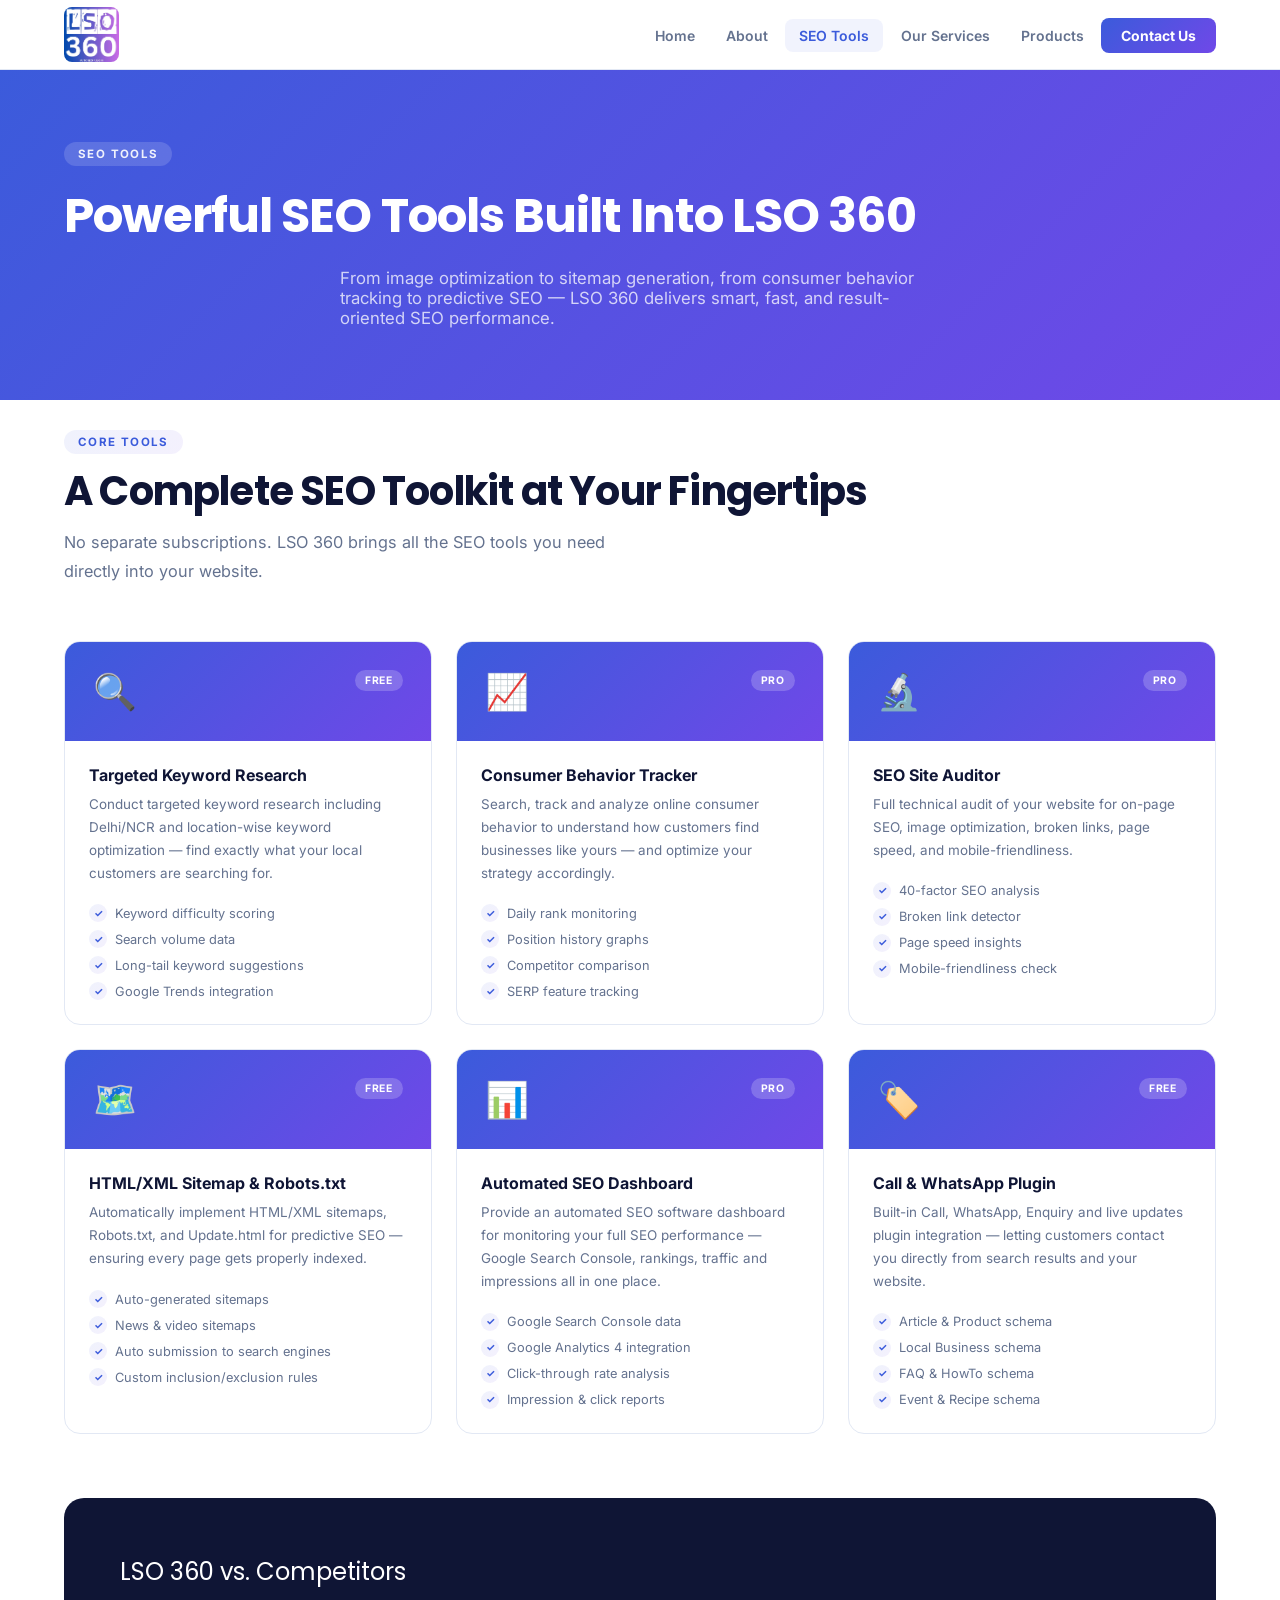
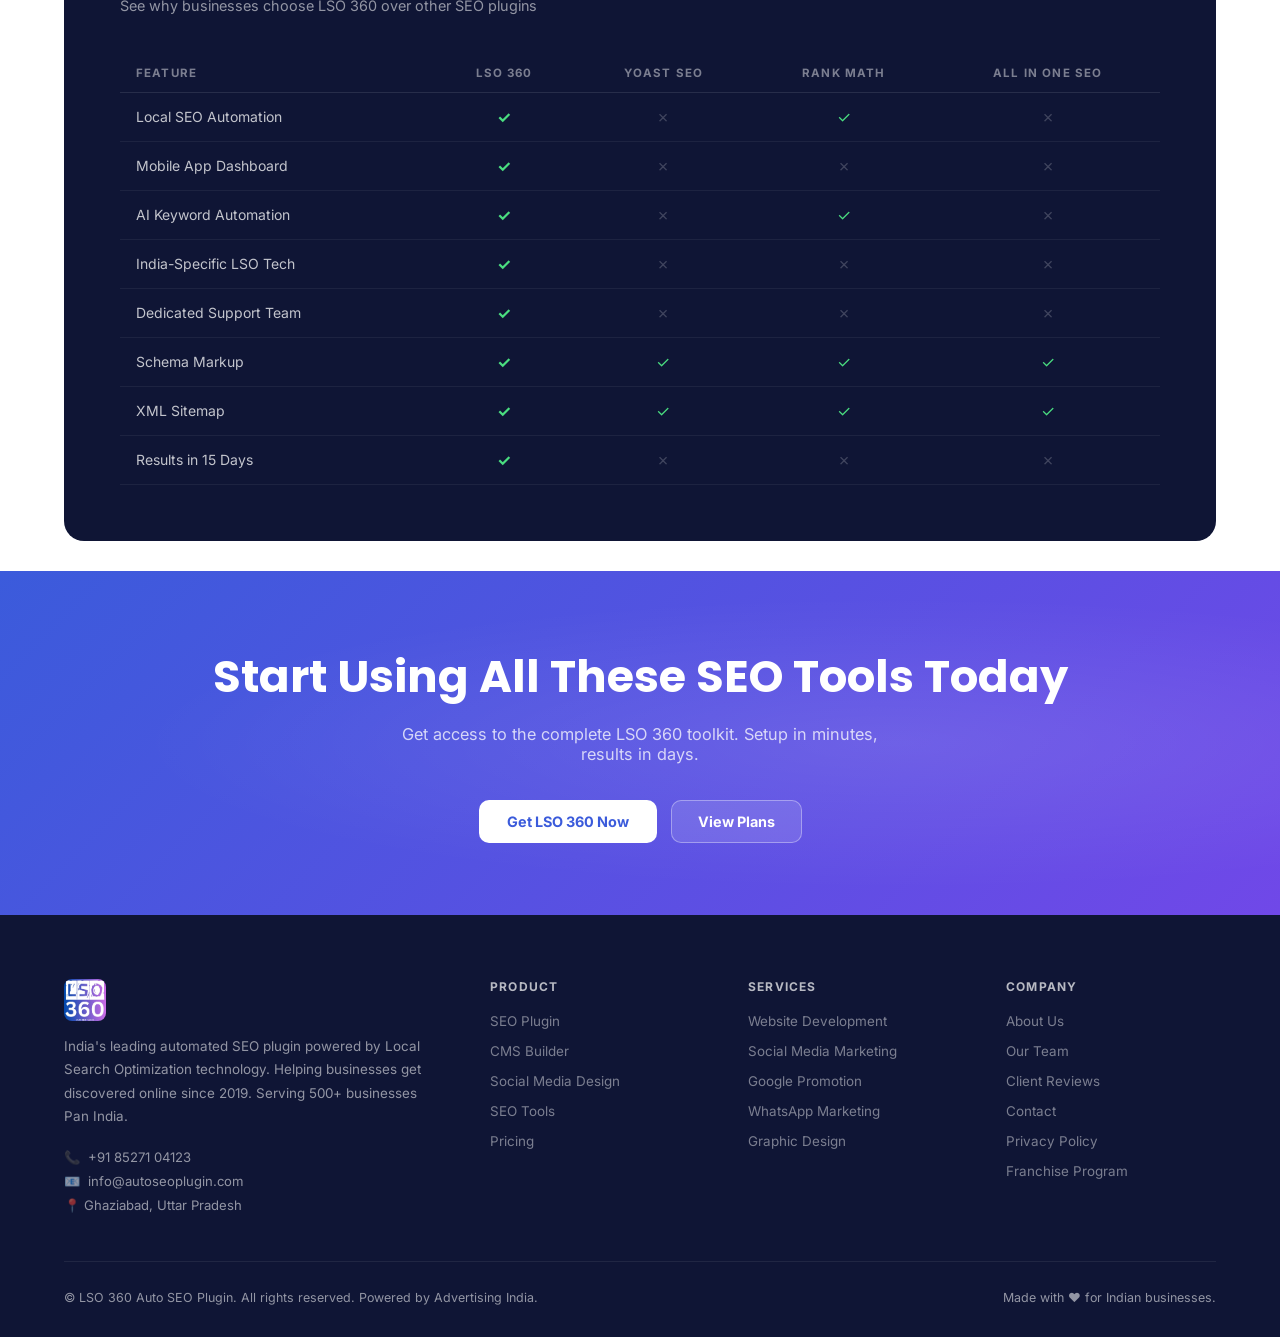
<file: tools.html>
<!DOCTYPE html>
<html lang="en">
<head>
  <meta charset="UTF-8" />
  <meta name="viewport" content="width=device-width, initial-scale=1.0" />
  <title>SEO Tools | LSO 360 Auto SEO Plugin</title>
  <link rel="preconnect" href="https://fonts.googleapis.com" />
  <link href="https://fonts.googleapis.com/css2?family=Inter:wght@300;400;500;600;700;800&family=Poppins:ital,wght@0,600;0,700;0,800;1,700&display=swap" rel="stylesheet" />
  <link rel="stylesheet" href="css/style.css" />
</head>
<body>

  <div id="navbar-placeholder"></div>

  <div style="padding-top:70px">
<div class="tools-hero"><div style="position:relative" class=""><div class="section-tag" style="background:rgba(255,255,255,.15);color:rgba(255,255,255,.9)">SEO Tools</div><h1>Powerful SEO Tools Built Into LSO 360</h1><p>From image optimization to sitemap generation, from consumer behavior tracking to predictive SEO — LSO 360 delivers smart, fast, and result-oriented SEO performance.</p></div></div>
  <section class="section"><div class="section-inner"><div class=""><div class="section-tag">Core Tools</div><h2 class="section-title">A Complete SEO Toolkit at Your Fingertips</h2><p class="section-sub">No separate subscriptions. LSO 360 brings all the SEO tools you need directly into your website.</p></div>
    <div class="tools-grid">
      <div class="tool-card"><div class="tool-card-top"><div class="tool-icon">🔍</div><span class="tool-tag">Free</span></div><div class="tool-card-body"><h3>Targeted Keyword Research</h3><p>Conduct targeted keyword research including Delhi/NCR and location-wise keyword optimization — find exactly what your local customers are searching for.</p><ul class="tool-feats"><li>Keyword difficulty scoring</li><li>Search volume data</li><li>Long-tail keyword suggestions</li><li>Google Trends integration</li></ul></div></div>
      <div class="tool-card"><div class="tool-card-top"><div class="tool-icon">📈</div><span class="tool-tag">Pro</span></div><div class="tool-card-body"><h3>Consumer Behavior Tracker</h3><p>Search, track and analyze online consumer behavior to understand how customers find businesses like yours — and optimize your strategy accordingly.</p><ul class="tool-feats"><li>Daily rank monitoring</li><li>Position history graphs</li><li>Competitor comparison</li><li>SERP feature tracking</li></ul></div></div>
      <div class="tool-card"><div class="tool-card-top"><div class="tool-icon">🔬</div><span class="tool-tag">Pro</span></div><div class="tool-card-body"><h3>SEO Site Auditor</h3><p>Full technical audit of your website for on-page SEO, image optimization, broken links, page speed, and mobile-friendliness.</p><ul class="tool-feats"><li>40-factor SEO analysis</li><li>Broken link detector</li><li>Page speed insights</li><li>Mobile-friendliness check</li></ul></div></div>
      <div class="tool-card"><div class="tool-card-top"><div class="tool-icon">🗺️</div><span class="tool-tag">Free</span></div><div class="tool-card-body"><h3>HTML/XML Sitemap & Robots.txt</h3><p>Automatically implement HTML/XML sitemaps, Robots.txt, and Update.html for predictive SEO — ensuring every page gets properly indexed.</p><ul class="tool-feats"><li>Auto-generated sitemaps</li><li>News & video sitemaps</li><li>Auto submission to search engines</li><li>Custom inclusion/exclusion rules</li></ul></div></div>
      <div class="tool-card"><div class="tool-card-top"><div class="tool-icon">📊</div><span class="tool-tag">Pro</span></div><div class="tool-card-body"><h3>Automated SEO Dashboard</h3><p>Provide an automated SEO software dashboard for monitoring your full SEO performance — Google Search Console, rankings, traffic and impressions all in one place.</p><ul class="tool-feats"><li>Google Search Console data</li><li>Google Analytics 4 integration</li><li>Click-through rate analysis</li><li>Impression & click reports</li></ul></div></div>
      <div class="tool-card"><div class="tool-card-top"><div class="tool-icon">🏷️</div><span class="tool-tag">Free</span></div><div class="tool-card-body"><h3>Call & WhatsApp Plugin</h3><p>Built-in Call, WhatsApp, Enquiry and live updates plugin integration — letting customers contact you directly from search results and your website.</p><ul class="tool-feats"><li>Article & Product schema</li><li>Local Business schema</li><li>FAQ & HowTo schema</li><li>Event & Recipe schema</li></ul></div></div>
    </div>
    <div class="seo-compare"><div class="compare-title">LSO 360 vs. Competitors</div><div class="compare-sub">See why businesses choose LSO 360 over other SEO plugins</div>
      <table class="compare-table"><thead><tr><th>Feature</th><th>LSO 360</th><th>Yoast SEO</th><th>Rank Math</th><th>All in One SEO</th></tr></thead><tbody>
        <tr><td>Local SEO Automation</td><td><span class="chk-yes">✓</span></td><td><span class="chk-no">✗</span></td><td><span class="chk-yes">✓</span></td><td><span class="chk-no">✗</span></td></tr>
        <tr><td>Mobile App Dashboard</td><td><span class="chk-yes">✓</span></td><td><span class="chk-no">✗</span></td><td><span class="chk-no">✗</span></td><td><span class="chk-no">✗</span></td></tr>
        <tr><td>AI Keyword Automation</td><td><span class="chk-yes">✓</span></td><td><span class="chk-no">✗</span></td><td><span class="chk-yes">✓</span></td><td><span class="chk-no">✗</span></td></tr>
        <tr><td>India-Specific LSO Tech</td><td><span class="chk-yes">✓</span></td><td><span class="chk-no">✗</span></td><td><span class="chk-no">✗</span></td><td><span class="chk-no">✗</span></td></tr>
        <tr><td>Dedicated Support Team</td><td><span class="chk-yes">✓</span></td><td><span class="chk-no">✗</span></td><td><span class="chk-no">✗</span></td><td><span class="chk-no">✗</span></td></tr>
        <tr><td>Schema Markup</td><td><span class="chk-yes">✓</span></td><td><span class="chk-yes">✓</span></td><td><span class="chk-yes">✓</span></td><td><span class="chk-yes">✓</span></td></tr>
        <tr><td>XML Sitemap</td><td><span class="chk-yes">✓</span></td><td><span class="chk-yes">✓</span></td><td><span class="chk-yes">✓</span></td><td><span class="chk-yes">✓</span></td></tr>
        <tr><td>Results in 15 Days</td><td><span class="chk-yes">✓</span></td><td><span class="chk-no">✗</span></td><td><span class="chk-no">✗</span></td><td><span class="chk-no">✗</span></td></tr>
      </tbody></table>
    </div>
  </div></section>
  <section class="cta-band"><h2>Start Using All These SEO Tools Today</h2><p>Get access to the complete LSO 360 toolkit. Setup in minutes, results in days.</p><div class="cta-band-btns"><a class="btn btn-white" href="contact.html">Get LSO 360 Now</a><a class="btn btn-ghost-white" href="products.html">View Plans</a></div></section>
  </div>

<!-- ═══════════════ SERVICES PAGE ═══════════════ -->
  </div>

  <div id="footer-placeholder"></div>
  <script src="js/script.js"></script>
</body>
</html>
</file>
<file: css/style.css>
*,
*::before,
*::after {
  box-sizing: border-box;
  margin: 0;
  padding: 0
}

:root {
  --blue: #3b5bdb;
  --blue-dark: #2f4ac7;
  --blue-mid: #4a6de8;
  --purple: #7048e8;
  --purple-dark: #6035d4;
  --purple-light: #9775fa;
  --grad: linear-gradient(135deg, #3b5bdb 0%, #7048e8 100%);
  --grad-soft: linear-gradient(135deg, rgba(59, 91, 219, 0.08) 0%, rgba(112, 72, 232, 0.08) 100%);
  --navy: #0f1535;
  --text: #1e2a4a;
  --muted: #64728f;
  --border: #e2e8f4;
  --bg: #f7f9ff;
  --white: #ffffff;
  --radius: 12px;
}

html {
  scroll-behavior: smooth
}

body {
  font-family: 'Inter', sans-serif;
  color: var(--text);
  background: var(--white);
  -webkit-font-smoothing: antialiased;
  overflow-x: hidden
}

/* ── NAVBAR ── */
.navbar {
  position: fixed;
  top: 0;
  left: 0;
  right: 0;
  z-index: 1000;
  height: 70px;
  background: rgba(255, 255, 255, 0.97);
  backdrop-filter: blur(16px);
  border-bottom: 1px solid var(--border);
  display: flex;
  align-items: center;
  justify-content: space-between;
  padding: 0 5%;
  transition: box-shadow .3s;
}

.navbar.scrolled {
  box-shadow: 0 4px 24px rgba(59, 91, 219, 0.10)
}

.nav-brand {
  display: flex;
  align-items: center;
  gap: 10px;
  text-decoration: none
}

.nav-logo-img {
  height: 55px;
  width: 55px;
  border-radius: 8px;
  object-fit: cover
}

.nav-brand-text {
  font-family: 'Poppins', sans-serif;
  font-size: 1.25rem;
  font-weight: 800;
  background: var(--grad);
  -webkit-background-clip: text;
  -webkit-text-fill-color: transparent;
  letter-spacing: -.01em
}

.nav-brand-sub {
  font-size: .65rem;
  color: var(--muted);
  font-weight: 500;
  display: block;
  letter-spacing: .06em;
  text-transform: uppercase;
  -webkit-text-fill-color: var(--muted)
}

.nav-links {
  display: flex;
  align-items: center;
  gap: .2rem;
  list-style: none
}

.nav-links a {
  text-decoration: none;
  font-size: .875rem;
  font-weight: 600;
  color: var(--muted);
  padding: 8px 14px;
  border-radius: 8px;
  transition: all .2s;
}

.nav-links a:hover,
.nav-links a.active {
  color: var(--blue);
  background: rgba(59, 91, 219, .07)
}

.nav-cta {
  background: var(--grad) !important;
  color: var(--white) !important;
  padding: 9px 20px !important;
  border-radius: 8px !important;
  font-weight: 700 !important;
  transition: opacity .2s !important;
}

.nav-cta:hover {
  opacity: .88 !important
}

.nav-toggle {
  display: none;
  background: none;
  border: none;
  cursor: pointer;
  padding: 4px
}

.nav-toggle span {
  display: block;
  width: 24px;
  height: 2px;
  background: var(--text);
  margin: 5px 0;
  transition: .3s
}

/* ── PAGES ── */
.page {
  display: none;
  padding-top: 70px
}

.page.active {
  display: block
}

/* ── SECTION COMMON ── */
.section {
  padding: 30px 5%
}

.section-inner {
  max-width: 1200px;
  margin: 0 auto
}

.section-tag {
  display: inline-block;
  font-size: .72rem;
  font-weight: 700;
  text-transform: uppercase;
  letter-spacing: .12em;
  padding: 5px 14px;
  border-radius: 100px;
  background: var(--grad-soft);
  color: var(--blue);
  margin-bottom: 14px;
}

.section-title {
  font-family: 'Poppins', sans-serif;
  font-size: clamp(1.75rem, 3.5vw, 2.5rem);
  color: var(--navy);
  line-height: 1.15;
  letter-spacing: -.02em;
  margin-bottom: 14px;
}

.section-sub {
  font-size: 1.02rem;
  color: var(--muted);
  line-height: 1.75;
  max-width: 560px;
}

.text-center {
  text-align: center
}

.text-center .section-sub {
  margin: 0 auto
}

/* ── BUTTONS ── */
.btn {
  display: inline-flex;
  align-items: center;
  gap: 8px;
  text-decoration: none;
  border-radius: 10px;
  font-weight: 700;
  font-size: .9rem;
  transition: all .22s;
  cursor: pointer;
  border: none
}

.btn-primary {
  background: var(--grad);
  color: var(--white);
  padding: 13px 28px
}

.btn-primary:hover {
  transform: translateY(-2px);
  box-shadow: 0 10px 28px rgba(112, 72, 232, .35)
}

.btn-outline {
  background: transparent;
  color: var(--blue);
  border: 2px solid var(--blue);
  padding: 11px 26px
}

.btn-outline:hover {
  background: var(--blue);
  color: var(--white)
}

.btn-white {
  background: var(--white);
  color: var(--blue);
  padding: 13px 28px;
  font-weight: 700
}

.btn-white:hover {
  transform: translateY(-2px);
  box-shadow: 0 10px 28px rgba(0, 0, 0, .15)
}

.btn-ghost-white {
  background: rgba(255, 255, 255, .12);
  color: var(--white);
  border: 1.5px solid rgba(255, 255, 255, .35);
  padding: 11px 26px
}

.btn-ghost-white:hover {
  background: rgba(255, 255, 255, .22)
}

/* ══════════════════════════════════════
   HOME PAGE
══════════════════════════════════════ */

/* Hero */
.hero {
  background: var(--grad);
  padding: 90px 5% 80px;
  position: relative;
  overflow: hidden;
}

.hero::before {
  content: '';
  position: absolute;
  inset: 0;
  background: radial-gradient(ellipse at 80% 20%, rgba(255, 255, 255, .12) 0%, transparent 55%),
    radial-gradient(ellipse at 10% 90%, rgba(0, 0, 0, .15) 0%, transparent 50%);
}

.hero-grid {
  max-width: 1200px;
  margin: 0 auto;
  display: grid;
  grid-template-columns: 1fr 1fr;
  gap: 64px;
  align-items: center;
  position: relative
}

.hero-badge {
  display: inline-flex;
  align-items: center;
  gap: 8px;
  background: rgba(255, 255, 255, .15);
  border: 1px solid rgba(255, 255, 255, .3);
  color: var(--white);
  font-size: .75rem;
  font-weight: 700;
  letter-spacing: .1em;
  text-transform: uppercase;
  padding: 6px 16px;
  border-radius: 100px;
  margin-bottom: 22px;
}

.hero-badge::before {
  content: '●';
  font-size: .45rem;
  animation: blink 2s infinite
}

@keyframes blink {

  0%,
  100% {
    opacity: 1
  }

  50% {
    opacity: .3
  }
}

.hero h1 {
  font-family: 'Poppins', sans-serif;
  font-size: clamp(2.2rem, 4.5vw, 3.4rem);
  color: var(--white);
  line-height: 1.1;
  letter-spacing: -.025em;
  margin-bottom: 20px;
}

.hero h1 span {
  color: rgba(255, 255, 255, .75);
  font-weight: 700
}

.hero-desc {
  color: rgba(255, 255, 255, .78);
  font-size: 1.05rem;
  line-height: 1.75;
  margin-bottom: 36px;
  max-width: 500px
}

.hero-btns {
  display: flex;
  gap: 14px;
  flex-wrap: wrap
}

.hero-stats {
  display: flex;
  gap: 28px;
  margin-top: 48px;
  padding-top: 36px;
  border-top: 1px solid rgba(255, 255, 255, .2);
  flex-wrap: wrap;
}

.hstat {
  text-align: left
}

.hstat-num {
  font-family: 'Poppins', sans-serif;
  font-size: 1.75rem;
  color: var(--white);
  font-weight: 800;
  line-height: 1
}

.hstat-lbl {
  font-size: .72rem;
  color: rgba(255, 255, 255, .55);
  text-transform: uppercase;
  letter-spacing: .07em;
  margin-top: 3px
}

/* Hero Visual */
.hero-visual {
  position: relative
}

.hero-card-main {
  background: rgba(255, 255, 255, .95);
  border-radius: 20px;
  padding: 32px;
  box-shadow: 0 32px 80px rgba(0, 0, 0, .25);
}

.hcard-title {
  font-size: .72rem;
  font-weight: 700;
  text-transform: uppercase;
  letter-spacing: .1em;
  color: var(--muted);
  margin-bottom: 20px
}

.rank-row {
  display: flex;
  align-items: center;
  justify-content: space-between;
  padding: 12px 0;
  border-bottom: 1px solid var(--border);
}

.rank-row:last-of-type {
  border-bottom: none
}

.rank-info {
  display: flex;
  align-items: center;
  gap: 12px
}

.rank-dot {
  width: 10px;
  height: 10px;
  border-radius: 50%;
  flex-shrink: 0
}

.rank-name {
  font-size: .875rem;
  font-weight: 600;
  color: var(--navy)
}

.rank-url {
  font-size: .72rem;
  color: var(--muted)
}

.rank-pill {
  font-size: .7rem;
  font-weight: 700;
  padding: 4px 10px;
  border-radius: 100px;
}

.rank-up {
  background: #e3fbf0;
  color: #0d9c5a
}

.rank-new {
  background: #ede7ff;
  color: var(--purple)
}

.rank-grow {
  background: #e8f0ff;
  color: var(--blue)
}

.hero-mini-cards {
  display: flex;
  gap: 14px;
  margin-top: 16px
}

.mini-card {
  flex: 1;
  background: var(--grad);
  border-radius: 12px;
  padding: 16px;
  color: var(--white);
}

.mini-card-val {
  font-family: 'Poppins', sans-serif;
  font-size: 1.4rem;
  font-weight: 800
}

.mini-card-lbl {
  font-size: .7rem;
  opacity: .75;
  margin-top: 2px
}


/* ── ABOUT INTRO SECTION ── */
.about-intro-section {
  background: var(--bg);
  padding: 72px 5%;
}

/* Top 3 cards → replaced with banner strip */
.about-intro-banner {
  display: flex;
  align-items: center;
  gap: 40px;
  background: var(--white);
  border: 1.5px solid var(--border);
  border-radius: 16px;
  padding: 40px 44px;
  margin-bottom: 48px;
  border-left: 5px solid var(--blue);
}

.about-intro-banner-left {
  flex-shrink: 0;
  min-width: 220px;
}

.about-intro-banner-tag {
  font-size: .72rem;
  font-weight: 700;
  text-transform: uppercase;
  letter-spacing: .12em;
  color: var(--blue);
  margin-bottom: 10px;
}

.about-intro-banner-title {
  font-family: 'Poppins', sans-serif;
  font-size: 1.2rem;
  font-weight: 700;
  color: var(--navy);
  line-height: 1.3;
  margin: 0;
}

.about-intro-banner-divider {
  width: 1px;
  align-self: stretch;
  background: var(--border);
  flex-shrink: 0;
}

.about-intro-banner-right p {
  font-size: .92rem;
  color: var(--muted);
  line-height: 1.85;
  margin: 0;
}

.about-intro-banner-right strong {
  color: var(--navy);
}

/* ── TEAM CARDS ── */
.team-cards-header {
  margin-top: 48px;
  margin-bottom: 24px;
}

.team-cards-grid {
  display: grid;
  grid-template-columns: repeat(3, 1fr);
  gap: 22px;
}

.team-card {
  background: var(--white);
  border: 1.5px solid var(--border);
  border-radius: 14px;
  padding: 28px 24px;
  transition: all .25s;
  position: relative;
  overflow: hidden;
}

.team-card::before {
  content: '';
  position: absolute;
  top: 0;
  left: 0;
  right: 0;
  height: 3px;
  background: var(--grad);
  opacity: 0;
  transition: opacity .25s;
}

.team-card:hover {
  transform: translateY(-4px);
  box-shadow: 0 14px 36px rgba(59, 91, 219, .1);
  border-color: rgba(112, 72, 232, .2);
}

.team-card:hover::before {
  opacity: 1;
}

.team-card-icon {
  font-size: 1.4rem;
  margin-bottom: 12px;
  display: block;
}

.team-card-title {
  font-family: 'Poppins', sans-serif;
  font-size: .98rem;
  font-weight: 700;
  color: var(--navy);
  margin-bottom: 10px;
}

.team-card-desc {
  font-size: .85rem;
  color: var(--muted);
  line-height: 1.75;
  margin: 0;
}

@media (max-width: 900px) {
  .team-cards-grid {
    grid-template-columns: repeat(2, 1fr);
  }
}

@media (max-width: 560px) {
  .team-cards-grid {
    grid-template-columns: 1fr;
  }
}

@media (max-width: 900px) {
  .about-intro-banner {
    flex-direction: column;
    gap: 24px;
    padding: 28px 24px;
  }

  .about-intro-banner-divider {
    width: 100%;
    height: 1px;
    align-self: auto;
  }
}

/* Vision & Mission quotes */
.about-intro-quotes {
  display: grid;
  grid-template-columns: 1fr 1fr;
  gap: 24px;
  margin-bottom: 48px;
}

.about-intro-quote {
  background: var(--white);
  border: 1.5px solid var(--border);
  border-radius: 14px;
  padding: 32px 28px;
  border-left: 4px solid var(--blue);
  transition: all .25s;
}

.about-intro-quote:last-child {
  border-left-color: var(--purple);
}

.about-intro-quote:hover {
  box-shadow: 0 10px 28px rgba(59, 91, 219, .08);
}

.quote-label {
  font-size: .72rem;
  font-weight: 700;
  text-transform: uppercase;
  letter-spacing: .12em;
  color: var(--blue);
  margin-bottom: 12px;
}

.about-intro-quote:last-child .quote-label {
  color: var(--purple);
}

.about-intro-quote blockquote {
  font-size: .92rem;
  color: var(--text);
  line-height: 1.8;
  font-style: italic;
  margin: 0;
}

/* Owner + Team row */
.about-intro-bottom {
  display: grid;
  grid-template-columns: 1fr 1fr;
  gap: 24px;
}

.about-intro-owner,
.about-intro-team {
  background: var(--white);
  border: 1.5px solid var(--border);
  border-radius: 14px;
  padding: 32px 28px;
  transition: all .25s;
}

.about-intro-owner:hover,
.about-intro-team:hover {
  box-shadow: 0 10px 28px rgba(59, 91, 219, .08);
}

.about-intro-owner {
  display: flex;
  align-items: flex-start;
  gap: 20px;
}

.owner-avatar {
  width: 56px;
  height: 56px;
  border-radius: 50%;
  background: var(--grad);
  color: var(--white);
  display: flex;
  align-items: center;
  justify-content: center;
  font-family: 'Poppins', sans-serif;
  font-size: 1rem;
  font-weight: 800;
  flex-shrink: 0;
}

.owner-tag {
  font-size: .72rem;
  font-weight: 700;
  text-transform: uppercase;
  letter-spacing: .12em;
  color: var(--blue);
  margin-bottom: 10px;
}

.about-intro-owner p,
.about-intro-team p {
  font-size: .9rem;
  color: var(--muted);
  line-height: 1.8;
  margin: 0;
}

.about-intro-owner strong {
  color: var(--navy);
}

/* Responsive */
@media (max-width: 900px) {
  .about-intro-top {
    grid-template-columns: 1fr;
  }

  .about-intro-quotes {
    grid-template-columns: 1fr;
  }

  .about-intro-bottom {
    grid-template-columns: 1fr;
  }

  .about-intro-owner {
    flex-direction: column;
  }
}

/* What We Can Do — Before/After */
.baf-section {
  background: var(--bg)
}

.baf-intro {
  text-align: center;
  margin-bottom: 56px
}

.baf-wrap {
  position: relative;
  border-radius: 20px;
  overflow: hidden;
  max-width: 900px;
  margin: 0 auto;
  box-shadow: 0 20px 60px rgba(59, 91, 219, .12);
  user-select: none;
}

.baf-images {
  position: relative;
  height: 450px
}

.baf-img-after,
.baf-img-before {
  position: absolute;
  inset: 0;
  display: flex;
  align-items: center;
  justify-content: center;
  font-size: 1rem;
  font-weight: 600;
}

.baf-img-after {
  background: linear-gradient(135deg, #0f1535 0%, #1a2a6c 100%);
  color: var(--white);
}

.baf-img-before {
  background: linear-gradient(135deg, #f0f4ff 0%, #e8eeff 100%);
  color: var(--navy);
  clip-path: inset(0 50% 0 0);
  transition: clip-path .05s;
}

.baf-chart-after {
  padding: 40px;
  width: 100%
}

.baf-chart-before {
  padding: 40px;
  width: 100%
}

.chart-title {
  font-size: .75rem;
  font-weight: 700;
  text-transform: uppercase;
  letter-spacing: .1em;
  margin-bottom: 20px
}

.chart-title.light {
  color: rgba(255, 255, 255, .6)
}

.chart-title.dark {
  color: var(--muted)
}

.bar-group {
  margin-bottom: 14px
}

.bar-label {
  font-size: .75rem;
  font-weight: 600;
  margin-bottom: 6px;
  display: flex;
  justify-content: space-between
}

.bar-track {
  height: 8px;
  border-radius: 4px;
  overflow: hidden
}

.bar-fill-after {
  height: 100%;
  background: var(--grad);
  border-radius: 4px
}

.bar-fill-before {
  height: 100%;
  background: #c8d0e0;
  border-radius: 4px
}

.baf-divider {
  position: absolute;
  top: 0;
  bottom: 0;
  width: 3px;
  background: var(--white);
  left: 50%;
  transform: translateX(-50%);
  cursor: ew-resize;
  z-index: 10;
}

.baf-handle {
  position: absolute;
  top: 50%;
  transform: translate(-50%, -50%);
  width: 42px;
  height: 42px;
  border-radius: 50%;
  background: var(--white);
  box-shadow: 0 4px 16px rgba(0, 0, 0, .2);
  display: flex;
  align-items: center;
  justify-content: center;
  font-size: 1rem;
  left: 0;
}

.baf-labels {
  position: absolute;
  top: 20px;
  left: 0;
  right: 0;
  display: flex;
  justify-content: space-between;
  padding: 0 24px;
  z-index: 5;
  pointer-events: none;
}

.baf-lbl {
  background: rgba(255, 255, 255, .15);
  border: 1px solid rgba(255, 255, 255, .3);
  color: var(--white);
  font-size: .72rem;
  font-weight: 700;
  padding: 5px 14px;
  border-radius: 100px;
  text-transform: uppercase;
  letter-spacing: .07em;
}

.baf-lbl.dark {
  background: rgba(59, 91, 219, .12);
  border-color: rgba(59, 91, 219, .2);
  color: var(--blue)
}

/* Features */
.features-grid {
  display: grid;
  grid-template-columns: repeat(3, 1fr);
  gap: 24px;
  margin-top: 56px;
}

.feat-card {
  background: var(--white);
  border: 1px solid var(--border);
  border-radius: var(--radius);
  padding: 28px;
  transition: all .25s;
  position: relative;
  overflow: hidden;
}

.feat-card::after {
  content: '';
  position: absolute;
  inset: 0;
  background: var(--grad-soft);
  opacity: 0;
  transition: opacity .25s;
}

.feat-card:hover {
  transform: translateY(-4px);
  box-shadow: 0 16px 40px rgba(59, 91, 219, .1);
  border-color: rgba(59, 91, 219, .2)
}

.feat-card:hover::after {
  opacity: 1
}

.feat-icon {
  width: 52px;
  height: 52px;
  border-radius: 12px;
  background: var(--grad-soft);
  display: flex;
  align-items: center;
  justify-content: center;
  font-size: 1.4rem;
  margin-bottom: 18px;
  position: relative;
  z-index: 1;
}

.feat-card h3 {
  font-size: .98rem;
  font-weight: 700;
  color: var(--navy);
  margin-bottom: 8px;
  position: relative;
  z-index: 1
}

.feat-card p {
  font-size: .84rem;
  color: var(--muted);
  line-height: 1.7;
  position: relative;
  z-index: 1
}

/* How it works */
.how-section {
  background: var(--navy)
}

.how-section .section-title {
  color: var(--white)
}

.how-section .section-sub {
  color: rgba(255, 255, 255, .6)
}

.steps-flow {
  display: grid;
  grid-template-columns: repeat(4, 1fr);
  gap: 0;
  margin-top: 56px;
  position: relative;
}

.steps-flow::before {
  content: '';
  position: absolute;
  top: 35px;
  left: 12.5%;
  right: 12.5%;
  height: 2px;
  background: rgba(255, 255, 255, .1);
}

.step-box {
  text-align: center;
  padding: 0 16px;
  position: relative;
  z-index: 1
}

.step-num {
  width: 70px;
  height: 70px;
  border-radius: 50%;
  margin: 0 auto 20px;
  background: var(--grad);
  color: var(--white);
  display: flex;
  align-items: center;
  justify-content: center;
  font-family: 'Poppins', sans-serif;
  font-size: 1.3rem;
  font-weight: 800;
  box-shadow: 0 8px 24px rgba(112, 72, 232, .4);
}

.step-box h4 {
  font-size: .95rem;
  font-weight: 700;
  color: var(--white);
  margin-bottom: 8px
}

.step-box p {
  font-size: .82rem;
  color: rgba(255, 255, 255, .55);
  line-height: 1.65
}

/* Clients */
.clients-grid {
  display: grid;
  grid-template-columns: repeat(4, 1fr);
  gap: 20px;
  margin-top: 48px;
}

.client-logo-card {
  background: var(--white);
  border: 1.5px solid var(--border);
  border-radius: var(--radius);
  height: 90px;
  display: flex;
  align-items: center;
  justify-content: center;
  transition: all .2s;
}

.client-logo-card:hover {
  border-color: rgba(112, 72, 232, .3);
  box-shadow: 0 8px 24px rgba(112, 72, 232, .08);
  transform: translateY(-2px)
}

.client-initials {
  font-family: 'Poppins', sans-serif;
  font-size: 1rem;
  font-weight: 800;
  background: var(--grad);
  -webkit-background-clip: text;
  -webkit-text-fill-color: transparent;
}

.client-name {
  font-size: .75rem;
  font-weight: 600;
  color: var(--muted);
  margin-top: 4px;
  text-align: center
}

.client-logo-card-inner {
  text-align: center
}

/* Testimonials */
.testi-grid {
  display: grid;
  grid-template-columns: repeat(3, 1fr);
  gap: 24px;
  margin-top: 48px;
}

.testi-card {
  background: var(--white);
  border: 1.5px solid var(--border);
  border-radius: var(--radius);
  padding: 28px;
  transition: all .2s;
}

.testi-card:hover {
  box-shadow: 0 12px 36px rgba(59, 91, 219, .1);
  border-color: rgba(59, 91, 219, .2);
  transform: translateY(-3px)
}

.testi-stars {
  color: #f59e0b;
  font-size: .85rem;
  margin-bottom: 12px
}

.testi-quote {
  font-size: .875rem;
  color: var(--muted);
  line-height: 1.75;
  font-style: italic;
  margin-bottom: 20px
}

.testi-author {
  display: flex;
  align-items: center;
  gap: 12px
}

.author-av {
  width: 42px;
  height: 42px;
  border-radius: 50%;
  background: var(--grad);
  color: var(--white);
  display: flex;
  align-items: center;
  justify-content: center;
  font-weight: 700;
  font-size: .9rem;
  flex-shrink: 0;
}

.author-name {
  font-size: .875rem;
  font-weight: 700;
  color: var(--navy)
}

.author-co {
  font-size: .75rem;
  color: var(--muted)
}

/* CTA Band */
.cta-band {
  background: var(--grad);
  padding: 72px 5%;
  text-align: center;
  position: relative;
  overflow: hidden;
}

.cta-band::before {
  content: '';
  position: absolute;
  inset: 0;
  background: radial-gradient(ellipse at 70% 50%, rgba(255, 255, 255, .1) 0%, transparent 60%);
}

.cta-band h2 {
  font-family: 'Poppins', sans-serif;
  font-size: clamp(1.8rem, 3.5vw, 2.8rem);
  color: var(--white);
  margin-bottom: 14px;
  position: relative
}

.cta-band p {
  color: rgba(255, 255, 255, .75);
  font-size: 1.02rem;
  max-width: 500px;
  margin: 0 auto 36px;
  position: relative
}

.cta-band-btns {
  display: flex;
  gap: 14px;
  justify-content: center;
  position: relative
}

/* ══════════════════════════════════════
   ABOUT PAGE
══════════════════════════════════════ */
.about-hero {
  background: var(--grad);
  padding: 72px 5%;
}

.about-hero-inner {
  max-width: 1200px;
  margin: 0 auto;
  text-align: center
}

.about-hero h1 {
  font-family: 'Poppins', sans-serif;
  font-size: clamp(2rem, 4vw, 3rem);
  color: var(--white);
  letter-spacing: -.02em;
  margin-bottom: 16px
}

.about-hero p {
  color: rgba(255, 255, 255, .75);
  font-size: 1.05rem;
  max-width: 600px;
  margin: 0 auto
}

.about-grid {
  display: grid;
  grid-template-columns: 1fr 1fr;
  gap: 72px;
  align-items: center;
  margin-top: 56px
}

.about-img-box {
  background: var(--grad);
  border-radius: 20px;
  padding: 48px 36px;
  position: relative;
  overflow: hidden;
}

.about-img-box::before {
  content: 'LSO';
  position: absolute;
  right: -20px;
  bottom: -30px;
  font-family: 'Poppins', sans-serif;
  font-size: 9rem;
  font-weight: 800;
  color: rgba(255, 255, 255, .06);
  line-height: 1;
}

.about-stat-grid {
  display: grid;
  grid-template-columns: 1fr 1fr;
  gap: 16px;
  position: relative;
  z-index: 1
}

.about-stat {
  background: rgba(255, 255, 255, .1);
  border: 1px solid rgba(255, 255, 255, .18);
  border-radius: 12px;
  padding: 20px;
}

.about-stat-num {
  font-family: 'Poppins', sans-serif;
  font-size: 1.8rem;
  font-weight: 800;
  color: var(--white);
  line-height: 1
}

.about-stat-lbl {
  font-size: .72rem;
  color: rgba(255, 255, 255, .6);
  margin-top: 4px;
  text-transform: uppercase;
  letter-spacing: .06em
}

.about-content .section-tag {
  margin-top: 0
}

.about-pts {
  margin-top: 32px;
  display: flex;
  flex-direction: column;
  gap: 20px
}

.about-pt {
  display: flex;
  gap: 16px
}

.pt-check {
  width: 28px;
  height: 28px;
  border-radius: 50%;
  background: var(--grad-soft);
  color: var(--blue);
  display: flex;
  align-items: center;
  justify-content: center;
  font-size: .8rem;
  font-weight: 700;
  flex-shrink: 0;
  margin-top: 2px;
}

.pt-text strong {
  display: block;
  font-size: .95rem;
  font-weight: 700;
  color: var(--navy);
  margin-bottom: 4px
}

.pt-text p {
  font-size: .86rem;
  color: var(--muted);
  line-height: 1.65
}

.mission-grid {
  display: grid;
  grid-template-columns: repeat(3, 1fr);
  gap: 24px;
  margin-top: 48px
}

.mission-card {
  border-radius: var(--radius);
  padding: 32px 28px;
  border: 1.5px solid var(--border);
  transition: all .2s;
}

.mission-card:hover {
  border-color: rgba(112, 72, 232, .25);
  box-shadow: 0 8px 28px rgba(112, 72, 232, .08)
}

.mission-icon {
  font-size: 2rem;
  margin-bottom: 16px
}

.mission-card h3 {
  font-size: .98rem;
  font-weight: 700;
  color: var(--navy);
  margin-bottom: 8px
}

.mission-card p {
  font-size: .84rem;
  color: var(--muted);
  line-height: 1.7
}

.team-grid {
  display: grid;
  grid-template-columns: repeat(4, 1fr);
  gap: 24px;
  margin-top: 48px
}

.team-card {
  text-align: center
}

.team-av {
  width: 90px;
  height: 90px;
  border-radius: 50%;
  margin: 0 auto 16px;
  background: var(--grad);
  display: flex;
  align-items: center;
  justify-content: center;
  font-family: 'Poppins', sans-serif;
  font-size: 1.6rem;
  font-weight: 800;
  color: var(--white);
}

.team-name {
  font-size: .95rem;
  font-weight: 700;
  color: var(--navy)
}

.team-role {
  font-size: .78rem;
  color: var(--muted);
  margin-top: 4px
}

/* ══════════════════════════════════════
   SEO TOOLS PAGE
══════════════════════════════════════ */
.tools-hero {
  background: var(--grad);
  padding: 72px 5%
}

.tools-hero-inner {
  max-width: 1200px;
  margin: 0 auto;
  text-align: center
}

.tools-hero h1 {
  font-family: 'Poppins', sans-serif;
  font-size: clamp(2rem, 4vw, 3rem);
  color: var(--white);
  letter-spacing: -.02em;
  margin-bottom: 16px
}

.tools-hero p {
  color: rgba(255, 255, 255, .75);
  font-size: 1.05rem;
  max-width: 600px;
  margin: 0 auto
}

.tools-grid {
  display: grid;
  grid-template-columns: repeat(3, 1fr);
  gap: 24px;
  margin-top: 56px
}

.tool-card {
  background: var(--white);
  border: 1.5px solid var(--border);
  border-radius: 16px;
  overflow: hidden;
  transition: all .25s;
}

.tool-card:hover {
  transform: translateY(-4px);
  box-shadow: 0 16px 44px rgba(59, 91, 219, .12);
  border-color: rgba(112, 72, 232, .25)
}

.tool-card-top {
  background: var(--grad);
  padding: 28px;
  display: flex;
  align-items: flex-start;
  justify-content: space-between;
}

.tool-icon {
  font-size: 2.2rem
}

.tool-tag {
  background: rgba(255, 255, 255, .2);
  color: var(--white);
  font-size: .65rem;
  font-weight: 700;
  text-transform: uppercase;
  letter-spacing: .08em;
  padding: 4px 10px;
  border-radius: 100px;
}

.tool-card-body {
  padding: 24px
}

.tool-card-body h3 {
  font-size: 1rem;
  font-weight: 700;
  color: var(--navy);
  margin-bottom: 8px
}

.tool-card-body p {
  font-size: .84rem;
  color: var(--muted);
  line-height: 1.7;
  margin-bottom: 20px
}

.tool-feats {
  list-style: none;
  display: flex;
  flex-direction: column;
  gap: 8px
}

.tool-feats li {
  font-size: .8rem;
  color: var(--muted);
  display: flex;
  align-items: center;
  gap: 8px
}

.tool-feats li::before {
  content: '✓';
  width: 18px;
  height: 18px;
  border-radius: 50%;
  background: var(--grad-soft);
  color: var(--blue);
  display: flex;
  align-items: center;
  justify-content: center;
  font-size: .65rem;
  font-weight: 700;
  flex-shrink: 0;
}

.seo-compare {
  background: var(--navy);
  border-radius: 20px;
  padding: 56px;
  margin-top: 64px;
}

.compare-title {
  font-family: 'Poppins', sans-serif;
  font-size: 1.5rem;
  color: var(--white);
  margin-bottom: 8px
}

.compare-sub {
  color: rgba(255, 255, 255, .55);
  font-size: .9rem;
  margin-bottom: 40px
}

.compare-table {
  width: 100%;
  border-collapse: collapse
}

.compare-table th {
  font-size: .72rem;
  text-transform: uppercase;
  letter-spacing: .1em;
  padding: 12px 16px;
  text-align: left;
  color: rgba(255, 255, 255, .45);
  border-bottom: 1px solid rgba(255, 255, 255, .1);
}

.compare-table th:not(:first-child) {
  text-align: center
}

.compare-table td {
  padding: 14px 16px;
  font-size: .875rem;
  color: rgba(255, 255, 255, .75);
  border-bottom: 1px solid rgba(255, 255, 255, .06);
}

.compare-table td:not(:first-child) {
  text-align: center
}

.compare-table td:nth-child(2) {
  color: var(--purple-light);
  font-weight: 700
}

.chk-yes {
  color: #4ade80;
  font-size: 1rem
}

.chk-no {
  color: rgba(255, 255, 255, .2);
  font-size: 1rem
}

/* ══════════════════════════════════════
   SERVICES PAGE
══════════════════════════════════════ */
.services-hero {
  background: var(--grad);
  padding: 72px 5%
}

.services-hero-inner {
  max-width: 1200px;
  margin: 0 auto;
  text-align: center
}

.services-hero h1 {
  font-family: 'Poppins', sans-serif;
  font-size: clamp(2rem, 4vw, 3rem);
  color: var(--white);
  letter-spacing: -.02em;
  margin-bottom: 16px
}

.services-hero p {
  color: rgba(255, 255, 255, .75);
  font-size: 1.05rem;
  max-width: 600px;
  margin: 0 auto
}

.svc-grid {
  display: grid;
  grid-template-columns: repeat(2, 1fr);
  gap: 28px;
  margin-top: 56px
}

.svc-card {
  background: var(--white);
  border: 1.5px solid var(--border);
  border-radius: 16px;
  padding: 40px;
  transition: all .25s;
  display: flex;
  flex-direction: column;
}

.svc-card:hover {
  transform: translateY(-4px);
  box-shadow: 0 16px 44px rgba(59, 91, 219, .1);
  border-color: rgba(112, 72, 232, .25)
}

.svc-icon-wrap {
  width: 60px;
  height: 60px;
  border-radius: 16px;
  background: var(--grad);
  display: flex;
  align-items: center;
  justify-content: center;
  font-size: 1.6rem;
  margin-bottom: 24px;
  box-shadow: 0 8px 20px rgba(112, 72, 232, .3);
}

.svc-card h3 {
  font-family: 'Poppins', sans-serif;
  font-size: 1.15rem;
  color: var(--navy);
  margin-bottom: 10px
}

.svc-card p {
  font-size: .875rem;
  color: var(--muted);
  line-height: 1.75;
  flex: 1;
  margin-bottom: 24px
}

.svc-bullets {
  list-style: none;
  display: flex;
  flex-direction: column;
  gap: 10px;
  margin-bottom: 28px
}

.svc-bullets li {
  font-size: .82rem;
  color: var(--muted);
  display: flex;
  align-items: flex-start;
  gap: 10px
}

.svc-bullets li::before {
  content: '→';
  color: var(--purple);
  font-weight: 700;
  font-size: .9rem;
  flex-shrink: 0;
}

.svc-link {
  text-decoration: none;
  font-size: .85rem;
  font-weight: 700;
  color: var(--blue);
  display: flex;
  align-items: center;
  gap: 6px;
}

.svc-link:hover {
  color: var(--purple)
}

.process-section {
  background: var(--bg)
}

.process-steps {
  display: grid;
  grid-template-columns: repeat(5, 1fr);
  gap: 0;
  margin-top: 48px;
  position: relative
}

.process-steps::before {
  content: '';
  position: absolute;
  top: 28px;
  left: 10%;
  right: 10%;
  height: 2px;
  background: var(--border);
}

.proc-step {
  text-align: center;
  padding: 0 8px;
  position: relative;
  z-index: 1
}

.proc-num {
  width: 56px;
  height: 56px;
  border-radius: 50%;
  margin: 0 auto 16px;
  background: var(--white);
  border: 2px solid var(--blue);
  color: var(--blue);
  font-family: 'Poppins', sans-serif;
  font-size: 1.1rem;
  font-weight: 800;
  display: flex;
  align-items: center;
  justify-content: center;
}

.proc-step h4 {
  font-size: .85rem;
  font-weight: 700;
  color: var(--navy);
  margin-bottom: 6px
}

.proc-step p {
  font-size: .75rem;
  color: var(--muted);
  line-height: 1.55
}

.pricing-section {}

.pricing-grid {
  display: grid;
  grid-template-columns: repeat(3, 1fr);
  gap: 24px;
  margin-top: 48px
}

.price-card {
  border: 1.5px solid var(--border);
  border-radius: 16px;
  padding: 36px;
  transition: all .25s;
}

.price-card:hover {
  transform: translateY(-4px);
  box-shadow: 0 16px 40px rgba(59, 91, 219, .1)
}

.price-card.featured {
  background: var(--grad);
  border-color: transparent;
  transform: scale(1.04);
  box-shadow: 0 20px 60px rgba(112, 72, 232, .3);
}

.price-badge {
  display: inline-block;
  background: rgba(255, 255, 255, .2);
  color: var(--white);
  font-size: .65rem;
  font-weight: 700;
  text-transform: uppercase;
  letter-spacing: .1em;
  padding: 4px 12px;
  border-radius: 100px;
  margin-bottom: 16px;
}

.price-plan {
  font-size: .75rem;
  font-weight: 700;
  text-transform: uppercase;
  letter-spacing: .1em;
  color: var(--muted);
  margin-bottom: 8px
}

.price-card.featured .price-plan {
  color: rgba(255, 255, 255, .7)
}

.price-amount {
  font-family: 'Poppins', sans-serif;
  font-size: 2.2rem;
  font-weight: 800;
  color: var(--navy);
  margin-bottom: 4px;
}

.price-card.featured .price-amount {
  color: var(--white)
}

.price-period {
  font-size: .8rem;
  color: var(--muted);
  margin-bottom: 24px
}

.price-card.featured .price-period {
  color: rgba(255, 255, 255, .65)
}

.price-feats {
  list-style: none;
  display: flex;
  flex-direction: column;
  gap: 12px;
  margin-bottom: 28px
}

.price-feats li {
  font-size: .84rem;
  color: var(--muted);
  display: flex;
  align-items: center;
  gap: 10px
}

.price-card.featured .price-feats li {
  color: rgba(255, 255, 255, .85)
}

.price-feats li::before {
  content: '✓';
  width: 20px;
  height: 20px;
  border-radius: 50%;
  background: var(--grad-soft);
  color: var(--blue);
  display: inline-flex;
  align-items: center;
  justify-content: center;
  font-size: .65rem;
  font-weight: 700;
  flex-shrink: 0;
}

.price-card.featured .price-feats li::before {
  background: rgba(255, 255, 255, .2);
  color: var(--white);
}

/* ══════════════════════════════════════
   PRODUCTS PAGE
══════════════════════════════════════ */
.products-hero {
  background: var(--grad);
  padding: 72px 5%
}

.products-hero-inner {
  max-width: 1200px;
  margin: 0 auto;
  text-align: center
}

.products-hero h1 {
  font-family: 'Poppins', sans-serif;
  font-size: clamp(2rem, 4vw, 3rem);
  color: var(--white);
  letter-spacing: -.02em;
  margin-bottom: 16px
}

.products-hero p {
  color: rgba(255, 255, 255, .75);
  font-size: 1.05rem;
  max-width: 600px;
  margin: 0 auto
}

.product-feature {
  display: grid;
  grid-template-columns: 1fr 1fr;
  gap: 72px;
  align-items: center;
  margin-bottom: 80px;
}

.product-feature:nth-child(even) {
  direction: rtl
}

.product-feature:nth-child(even)>* {
  direction: ltr
}

.prod-visual {
  border-radius: 20px;
  overflow: hidden;
  background: var(--navy);
  padding: 40px;
  position: relative;
}

.prod-visual::before {
  content: '';
  position: absolute;
  inset: 0;
  background: var(--grad);
  opacity: .08;
}

.prod-screenshot {
  background: rgba(255, 255, 255, .06);
  border: 1px solid rgba(255, 255, 255, .1);
  border-radius: 12px;
  padding: 24px;
  position: relative;
  z-index: 1;
}

.prod-screen-title {
  font-size: .72rem;
  color: rgba(255, 255, 255, .45);
  text-transform: uppercase;
  letter-spacing: .1em;
  margin-bottom: 16px
}

.prod-metric-row {
  display: flex;
  align-items: center;
  justify-content: space-between;
  padding: 10px 0;
  border-bottom: 1px solid rgba(255, 255, 255, .06);
}

.prod-metric-row:last-child {
  border-bottom: none
}

.prod-metric-name {
  font-size: .82rem;
  color: rgba(255, 255, 255, .65)
}

.prod-metric-val {
  font-size: .82rem;
  font-weight: 700;
  color: var(--purple-light)
}

.prod-bar-section {
  margin-top: 20px
}

.prod-bar-row {
  margin-bottom: 12px
}

.prod-bar-top {
  display: flex;
  justify-content: space-between;
  font-size: .72rem;
  margin-bottom: 5px
}

.prod-bar-top span:first-child {
  color: rgba(255, 255, 255, .5)
}

.prod-bar-top span:last-child {
  color: var(--purple-light);
  font-weight: 700
}

.prod-track {
  height: 6px;
  background: rgba(255, 255, 255, .08);
  border-radius: 4px;
  overflow: hidden
}

.prod-fill {
  height: 100%;
  background: var(--grad);
  border-radius: 4px
}

.prod-content .section-tag {
  margin-top: 0
}

.prod-feats-list {
  margin-top: 24px;
  display: flex;
  flex-direction: column;
  gap: 14px
}

.prod-feat {
  display: flex;
  align-items: flex-start;
  gap: 14px;
  padding: 14px 18px;
  background: var(--bg);
  border-radius: 10px;
  border: 1px solid var(--border);
}

.prod-feat-icon {
  font-size: 1.2rem;
  flex-shrink: 0
}

.prod-feat strong {
  display: block;
  font-size: .88rem;
  font-weight: 700;
  color: var(--navy);
  margin-bottom: 3px
}

.prod-feat p {
  font-size: .8rem;
  color: var(--muted);
  line-height: 1.55
}

.prod-actions {
  display: flex;
  gap: 14px;
  margin-top: 28px;
  flex-wrap: wrap
}

/* ══════════════════════════════════════
   CONTACT PAGE
══════════════════════════════════════ */
.contact-hero {
  background: var(--grad);
  padding: 72px 5%
}

.contact-hero-inner {
  max-width: 1200px;
  margin: 0 auto;
  text-align: center
}

.contact-hero h1 {
  font-family: 'Poppins', sans-serif;
  font-size: clamp(2rem, 4vw, 3rem);
  color: var(--white);
  letter-spacing: -.02em;
  margin-bottom: 16px
}

.contact-hero p {
  color: rgba(255, 255, 255, .75);
  font-size: 1.05rem;
  max-width: 600px;
  margin: 0 auto
}

.contact-grid {
  display: grid;
  grid-template-columns: 2fr 1.2fr;
  gap: 56px;
  margin-top: 56px
}

.contact-form-wrap {
  background: var(--white);
  border: 1.5px solid var(--border);
  border-radius: 20px;
  padding: 44px
}

.form-title {
  font-family: 'Poppins', sans-serif;
  font-size: 1.3rem;
  color: var(--navy);
  margin-bottom: 6px
}

.form-sub {
  font-size: .875rem;
  color: var(--muted);
  margin-bottom: 32px
}

.form-row {
  display: grid;
  grid-template-columns: 1fr 1fr;
  gap: 16px
}

.form-group {
  margin-bottom: 20px
}

.form-group label {
  display: block;
  font-size: .8rem;
  font-weight: 700;
  color: var(--navy);
  margin-bottom: 8px;
  text-transform: uppercase;
  letter-spacing: .06em
}

.form-group input,
.form-group select,
.form-group textarea {
  width: 100%;
  padding: 12px 16px;
  border: 1.5px solid var(--border);
  border-radius: 10px;
  font-family: inherit;
  font-size: .9rem;
  color: var(--text);
  background: var(--bg);
  transition: border-color .2s;
  outline: none;
}

.form-group input:focus,
.form-group select:focus,
.form-group textarea:focus {
  border-color: var(--blue);
  background: var(--white)
}

.form-group textarea {
  resize: vertical;
  min-height: 120px
}

.form-submit {
  display: flex;
  align-items: center;
  gap: 8px;
  background: var(--grad);
  color: var(--white);
  padding: 14px 32px;
  border-radius: 10px;
  font-family: inherit;
  font-size: .95rem;
  font-weight: 700;
  border: none;
  cursor: pointer;
  transition: all .2s;
}

.form-submit:hover {
  transform: translateY(-2px);
  box-shadow: 0 10px 28px rgba(112, 72, 232, .35)
}

.contact-info-panel {
  display: flex;
  flex-direction: column;
  gap: 20px
}

.info-card {
  background: var(--white);
  border: 1.5px solid var(--border);
  border-radius: var(--radius);
  padding: 24px;
  margin: 12px 0;
}

.info-card.highlight {
  background: var(--grad);
  border-color: transparent
}

.info-card.highlight * {
  color: var(--white) !important
}

.info-icon {
  font-size: 1.5rem;
  margin-bottom: 10px
}

.info-title {
  font-size: .8rem;
  font-weight: 700;
  text-transform: uppercase;
  letter-spacing: .08em;
  color: var(--muted);
  margin-bottom: 4px
}

.info-val {
  font-size: .95rem;
  font-weight: 600;
  color: var(--navy)
}

.map-placeholder {
  background: var(--bg);
  border: 1.5px solid var(--border);
  border-radius: var(--radius);
  height: 200px;
  display: flex;
  align-items: center;
  justify-content: center;
  flex-direction: column;
  gap: 8px;
  color: var(--muted);
  font-size: .85rem;
  margin-top: 4px;
}
.map-placeholder iframe{
  border-radius: var(--radius);
}

.map-pin {
  font-size: 2rem
}

.faq-section {
  background: var(--bg)
}

.faq-grid {
  display: grid;
  grid-template-columns: repeat(2, 1fr);
  gap: 20px;
  margin-top: 48px
}

.faq-item {
  background: var(--white);
  border: 1.5px solid var(--border);
  border-radius: var(--radius);
  padding: 24px;
}

.faq-q {
  font-size: .9rem;
  font-weight: 700;
  color: var(--navy);
  margin-bottom: 10px;
  display: flex;
  align-items: flex-start;
  gap: 10px
}

.faq-q::before {
  content: 'Q';
  color: var(--blue);
  font-weight: 800;
  font-size: .75rem;
  background: var(--grad-soft);
  width: 22px;
  height: 22px;
  border-radius: 50%;
  display: flex;
  align-items: center;
  justify-content: center;
  flex-shrink: 0;
  margin-top: 1px
}

.faq-a {
  font-size: .84rem;
  color: var(--muted);
  line-height: 1.7;
  padding-left: 32px
}

/* ══════════════════════════════════════
   FOOTER
══════════════════════════════════════ */
footer {
  background: var(--navy);
  color: rgba(255, 255, 255, .55);
  padding: 64px 5% 32px;
}

.footer-inner {
  max-width: 1200px;
  margin: 0 auto
}

.footer-top {
  display: grid;
  grid-template-columns: 1.8fr 1fr 1fr 1fr;
  gap: 48px;
  padding-bottom: 48px;
  border-bottom: 1px solid rgba(255, 255, 255, .07);
  margin-bottom: 28px;
}

.footer-brand {
  display: flex;
  align-items: center;
  gap: 10px;
  text-decoration: none;
  margin-bottom: 14px
}

.footer-logo {
  height: 42px;
  width: 42px;
  border-radius: 8px
}

.footer-brand-txt {
  font-family: 'Poppins', sans-serif;
  font-size: 1.2rem;
  font-weight: 800;
  color: var(--white)
}

.footer-brand-sub {
  font-size: .6rem;
  color: rgba(255, 255, 255, .4);
  text-transform: uppercase;
  letter-spacing: .06em;
  display: block
}

.footer-about {
  font-size: .84rem;
  line-height: 1.75;
  margin-bottom: 20px
}

.footer-contact {
  font-size: .82rem;
  display: flex;
  flex-direction: column;
  gap: 8px
}

.footer-contact span {
  display: flex;
  align-items: center;
  gap: 8px
}

.footer-col h4 {
  font-size: .75rem;
  font-weight: 700;
  text-transform: uppercase;
  letter-spacing: .1em;
  color: rgba(255, 255, 255, .7);
  margin-bottom: 16px
}

.footer-col ul {
  list-style: none;
  display: flex;
  flex-direction: column;
  gap: 10px
}

.footer-col ul a {
  color: rgba(255, 255, 255, .45);
  text-decoration: none;
  font-size: .84rem;
  transition: color .2s
}

.footer-col ul a:hover {
  color: var(--white)
}

.footer-bottom {
  display: flex;
  justify-content: space-between;
  align-items: center;
  font-size: .78rem;
  flex-wrap: wrap;
  gap: 8px
}

/* ══════════════════════════════════════
   RESPONSIVE
══════════════════════════════════════ */
@media(max-width:960px) {

  .hero-grid,
  .about-grid,
  .contact-grid,
  .product-feature {
    grid-template-columns: 1fr;
    gap: 40px
  }

  .product-feature:nth-child(even) {
    direction: ltr
  }

  .features-grid,
  .tools-grid,
  .svc-grid,
  .pricing-grid {
    grid-template-columns: repeat(2, 1fr)
  }

  .steps-flow,
  .process-steps {
    grid-template-columns: repeat(2, 1fr);
    gap: 32px
  }

  .steps-flow::before,
  .process-steps::before {
    display: none
  }

  .clients-grid {
    grid-template-columns: repeat(3, 1fr)
  }

  .team-grid {
    grid-template-columns: repeat(2, 1fr)
  }

  .footer-top {
    grid-template-columns: 1fr 1fr;
    gap: 32px
  }

  .nav-links {
    display: none
  }

  .nav-toggle {
    display: block
  }

  .testi-grid {
    grid-template-columns: 1fr
  }

  .mission-grid {
    grid-template-columns: 1fr
  }
}

@media(max-width:600px) {

  .features-grid,
  .tools-grid,
  .svc-grid,
  .pricing-grid,
  .faq-grid {
    grid-template-columns: 1fr
  }

  .clients-grid {
    grid-template-columns: repeat(2, 1fr)
  }

  .steps-flow,
  .process-steps {
    grid-template-columns: 1fr
  }

  .hero-btns,
  .cta-band-btns {
    flex-direction: column;
    align-items: flex-start
  }

  .footer-top {
    grid-template-columns: 1fr
  }

  .footer-bottom {
    flex-direction: column;
    text-align: center
  }

  .form-row {
    grid-template-columns: 1fr
  }

  .compare-table {
    font-size: .75rem
  }

  .seo-compare {
    padding: 28px 20px
  }
}

.mobile-nav {
  position: fixed;
  top: 0;
  right: -100%;
  width: 100%;
  height: 100vh;
  background: var(--white);
  z-index: 999;
  padding: 80px 5% 40px;
  display: flex;
  flex-direction: column;
  gap: 10px;
  transition: right 0.3s ease;
}

.mobile-nav.open {
  right: 0;
}

.mobile-nav a {
  text-decoration: none;
  font-size: 1.1rem;
  font-weight: 600;
  color: var(--text);
  padding: 14px 0;
  border-bottom: 1px solid var(--border);
}

.mobile-nav a:hover {
  color: var(--blue)
}

.mobile-nav .btn-primary {
  margin-top: 16px;
  text-align: center;
  justify-content: center
}

.mobile-close {
  position: absolute;
  top: 18px;
  right: 5%;
  background: none;
  border: none;
  font-size: 1.8rem;
  cursor: pointer;
  color: var(--text);
}

/* Fade-in */
@keyframes fadeUp {
  from {
    opacity: 0;
    transform: translateY(20px)
  }

  to {
    opacity: 1;
    transform: translateY(0)
  }
}

.fade-in {
  animation: fadeUp .55s ease both
}

.d1 {
  animation-delay: .1s
}

.d2 {
  animation-delay: .2s
}

.d3 {
  animation-delay: .3s
}

/* ── MARQUEE ── */
.marquee-outer {
  position: relative;
  overflow: hidden;
  width: 100%;
  padding: 8px 0 16px;
}

.marquee-fade-left,
.marquee-fade-right {
  position: absolute;
  top: 0;
  bottom: 0;
  width: 120px;
  z-index: 2;
  pointer-events: none;
}

.marquee-fade-left {
  left: 0;
  background: linear-gradient(to right, var(--white) 0%, transparent 100%)
}

.marquee-fade-right {
  right: 0;
  background: linear-gradient(to left, var(--white) 0%, transparent 100%)
}

.marquee-track {
  display: flex;
  gap: 20px;
  width: max-content;
  animation: marqueeScroll 30s linear infinite;
}

.marquee-track:hover {
  animation-play-state: paused
}

@keyframes marqueeScroll {
  0% {
    transform: translateX(0)
  }

  100% {
    transform: translateX(-50%)
  }
}

.marquee-card {
  flex-shrink: 0;
  width: 180px;
  height: 88px;
  background: var(--white);
  border: 1.5px solid var(--border);
  border-radius: 14px;
  display: flex;
  flex-direction: column;
  align-items: center;
  justify-content: center;
  gap: 6px;
  transition: all .25s;
  cursor: default;
}

.marquee-card:hover {
  border-color: rgba(112, 72, 232, .3);
  box-shadow: 0 8px 28px rgba(112, 72, 232, .1);
  transform: translateY(-3px);
}

.m-initials {
  font-family: 'Poppins', sans-serif;
  font-size: 1.1rem;
  font-weight: 800;
  background: var(--grad);
  -webkit-background-clip: text;
  -webkit-text-fill-color: transparent;
}

.m-name {
  font-size: .72rem;
  font-weight: 600;
  color: var(--muted);
  text-align: center;
  padding: 0 8px;
  line-height: 1.3;
}

/* ── MARQUEE UPDATED ── */
.marquee-card {
  flex-shrink: 0;
  width: 160px;
  height: 100px;
  background: var(--white);
  border: 1.5px solid var(--border);
  border-radius: 14px;
  display: flex;
  flex-direction: column;
  align-items: center;
  justify-content: center;
  gap: 8px;
  padding: 12px;
  transition: all .25s;
  cursor: default;
}

.marquee-card:hover {
  border-color: rgba(112, 72, 232, .3);
  box-shadow: 0 8px 28px rgba(112, 72, 232, .1);
  transform: translateY(-3px);
}

.__cf_email__ {
  color: rgba(255, 255, 255, .55);
}


.m-logo-wrap {
  width: 64px;
  height: 40px;
  display: flex;
  align-items: center;
  justify-content: center;
}

.m-logo {
  max-width: 84px;
  max-height: 50px;
  width: auto;
  height: auto;
  object-fit: contain;
  display: block;
}

.m-fallback {
  display: none;
  /* shown only when image fails to load */
  width: 40px;
  height: 40px;
  border-radius: 50%;
  background: var(--grad-soft);
  align-items: center;
  justify-content: center;
  font-family: 'Poppins', sans-serif;
  font-size: 0.85rem;
  font-weight: 800;
  background: var(--grad);
  -webkit-background-clip: text;
  -webkit-text-fill-color: transparent;
  border: 1.5px solid var(--border);
}

.m-name {
  font-size: .68rem;
  font-weight: 600;
  color: var(--muted);
  text-align: center;
  padding: 0 4px;
  line-height: 1.3;
}

/* ══════════════════════════════════════
   LSO 360 — NEW ADDITIONS (2025)
   ══════════════════════════════════════ */

/* ── Nav logo circle (fallback when no img) ── */
.nav-logo-circle {
  width: 44px;
  height: 44px;
  border-radius: 10px;
  background: var(--grad);
  display: none;
  align-items: center;
  justify-content: center;
  font-family: 'Poppins', sans-serif;
  font-size: .85rem;
  font-weight: 800;
  color: #fff;
  flex-shrink: 0;
}

.footer-logo-circle {
  width: 38px;
  height: 38px;
  border-radius: 8px;
  background: var(--grad);
  display: none;
  align-items: center;
  justify-content: center;
  font-family: 'Poppins', sans-serif;
  font-size: .75rem;
  font-weight: 800;
  color: #fff;
  flex-shrink: 0;
}

/* ── About Intro Banner (image + text two-col) ── */
.about-intro-banner {
  background: var(--white);
  border: 1px solid var(--border);
  border-radius: 24px;
  padding: 56px;
  display: grid;
  grid-template-columns: 1fr 1fr;
  gap: 64px;
  align-items: center;
  margin-bottom: 48px;
  overflow: hidden;
}

.about-intro-img-placeholder {
  width: 100%;
  aspect-ratio: 4/3;
  border-radius: 16px;
  /* background: var(--grad-soft); */
  /* border: 2px dashed rgba(59, 91, 219, .25); */
  display: flex;
  flex-direction: column;
  align-items: center;
  justify-content: center;
  gap: 12px;
  position: relative;
  overflow: hidden;
}

.about-intro-img-icon {
  font-size: 3rem;
}

.about-intro-img-label {
  font-size: .8rem;
  font-weight: 700;
  color: var(--blue);
  text-transform: uppercase;
  letter-spacing: .1em;
}

.about-intro-img-sublabel {
  font-size: .72rem;
  color: var(--muted);
}

.about-intro-img-badge {
  position: absolute;
  bottom: 16px;
  right: 16px;
  background: var(--grad);
  color: #fff;
  font-size: .72rem;
  font-weight: 700;
  padding: 6px 14px;
  border-radius: 100px;
}

.about-intro-banner-tag {
  font-size: .7rem;
  font-weight: 700;
  text-transform: uppercase;
  letter-spacing: .12em;
  color: var(--blue);
  margin-bottom: 10px;
  display: inline-block;
  padding: 5px 14px;
  border-radius: 100px;
  background: var(--grad-soft);
}

.about-intro-banner-title {
  font-family: 'Poppins', sans-serif;
  font-size: clamp(1.5rem, 2.5vw, 2rem);
  color: var(--navy);
  font-weight: 800;
  line-height: 1.2;
  margin-bottom: 20px;
}

.about-intro-content p {
  color: var(--muted);
  line-height: 1.85;
  font-size: .95rem;
  margin-bottom: 16px;
}

.about-intro-highlight {
  background: var(--grad-soft);
  border-left: 3px solid var(--blue);
  border-radius: 0 10px 10px 0;
  padding: 16px 20px;
  margin-top: 24px;
}

.about-intro-highlight p {
  color: var(--text) !important;
  font-size: .88rem !important;
  margin: 0 !important;
}

/* ── About Intro Vision / Mission quotes ── */
.about-intro-quotes {
  display: grid;
  grid-template-columns: 1fr 1fr;
  gap: 24px;
  margin-bottom: 40px;
}

.about-intro-quote {
  background: #fff;
  border: 1px solid var(--border);
  border-radius: 16px;
  padding: 28px;
  border-left: 4px solid var(--blue);
}

.quote-label {
  font-size: .7rem;
  font-weight: 700;
  text-transform: uppercase;
  letter-spacing: .1em;
  color: var(--blue);
  margin-bottom: 12px;
}

.about-intro-quote blockquote {
  font-size: .92rem;
  color: var(--text);
  line-height: 1.7;
  font-style: italic;
}

/* ── About Intro Owner + Team ── */
.about-intro-bottom {
  display: grid;
  grid-template-columns: 1fr 1fr;
  gap: 32px;
  margin-bottom: 48px;
}

.about-intro-owner {
  display: flex;
  gap: 20px;
  align-items: flex-start;
  background: var(--bg);
  border-radius: 16px;
  padding: 28px;
}

.owner-avatar {
  width: 52px;
  height: 52px;
  border-radius: 50%;
  background: var(--grad);
  color: #fff;
  font-family: 'Poppins', sans-serif;
  font-weight: 800;
  font-size: 1.1rem;
  display: flex;
  align-items: center;
  justify-content: center;
  flex-shrink: 0;
}

.owner-tag {
  font-size: .7rem;
  font-weight: 700;
  text-transform: uppercase;
  letter-spacing: .1em;
  color: var(--blue);
  margin-bottom: 8px;
}

.about-intro-team {
  background: var(--bg);
  border-radius: 16px;
  padding: 28px;
}

/* ── Team Cards Grid ── */
.team-cards-grid {
  display: grid;
  grid-template-columns: repeat(3, 1fr);
  gap: 20px;
}

.team-card {
  background: #fff;
  border: 1px solid var(--border);
  border-radius: 14px;
  padding: 24px;
  transition: all .25s;
}

.team-card:hover {
  border-color: rgba(112, 72, 232, .3);
  box-shadow: 0 8px 28px rgba(112, 72, 232, .1);
  transform: translateY(-3px);
}

.team-card-title {
  font-size: .95rem;
  font-weight: 700;
  color: var(--navy);
  margin-bottom: 8px;
}

.team-card-desc {
  font-size: .82rem;
  color: var(--muted);
  line-height: 1.65;
}

/* ── FNB (Features & Benefits) ── */
.fnb-intro-grid {
  display: grid;
  grid-template-columns: 1fr 1fr;
  gap: 64px;
  align-items: center;
  margin-bottom: 40px;
}

.fnb-intro-content .section-sub {
  max-width: 100%;
}

.fnb-intro-img {
  display: flex;
  align-items: center;
  justify-content: center;
}

.fnb-img-placeholder {
  width: 100%;
  aspect-ratio: 4/3;
  border-radius: 20px;
  /* background: var(--grad-soft); */
  /* border: 2px dashed rgba(59, 91, 219, .25); */
  display: flex;
  flex-direction: column;
  align-items: center;
  justify-content: center;
  gap: 10px;
  position: relative;
  overflow: hidden;
  transition: all .3s;
}

.fnb-img-placeholder:hover {
  border-color: rgba(59, 91, 219, .5);
  box-shadow: 0 16px 48px rgba(59, 91, 219, .12);
}

.fnb-img-glow {
  position: absolute;
  width: 200px;
  height: 200px;
  border-radius: 50%;
  background: radial-gradient(circle, rgba(112, 72, 232, .15), transparent 70%);
  top: 50%;
  left: 50%;
  transform: translate(-50%, -50%);
}

.fnb-img-icon {
  font-size: 3.5rem;
  position: relative;
  z-index: 1;
}

.fnb-img-label {
  font-size: .85rem;
  font-weight: 700;
  color: var(--blue);
  text-transform: uppercase;
  letter-spacing: .1em;
  position: relative;
  z-index: 1;
}

.fnb-img-sub {
  font-size: .75rem;
  color: var(--muted);
  position: relative;
  z-index: 1;
}

.fnb-img-badge {
  position: absolute;
  bottom: 18px;
  right: 18px;
  background: var(--grad);
  color: #fff;
  font-size: .72rem;
  font-weight: 700;
  padding: 6px 16px;
  border-radius: 100px;
  z-index: 2;
  letter-spacing: .05em;
}

.fnb-pills {
  display: flex;
  flex-wrap: wrap;
  gap: 12px;
  margin: 36px 0;
}

.fnb-pill {
  background: #fff;
  border: 1.5px solid var(--border);
  border-radius: 100px;
  padding: 10px 20px;
  font-size: .84rem;
  font-weight: 600;
  color: var(--text);
  transition: all .2s;
  line-height: 1.4;
}

.fnb-pill:hover {
  border-color: rgba(59, 91, 219, .4);
  background: var(--grad-soft);
  color: var(--blue);
  transform: translateY(-2px);
  box-shadow: 0 6px 20px rgba(59, 91, 219, .1);
}

.fnb-desc-box {
  background: #fff;
  border: 1px solid var(--border);
  border-left: 4px solid var(--blue);
  border-radius: 0 16px 16px 0;
  padding: 24px 28px;
  margin-bottom: 56px;
}

.fnb-desc-box p {
  font-size: .95rem;
  color: var(--muted);
  line-height: 1.85;
}

.fnb-benefits-grid {
  display: grid;
  grid-template-columns: repeat(4, 1fr);
  gap: 20px;
}

.fnb-benefit-card {
  background: #fff;
  border: 1px solid var(--border);
  border-radius: 16px;
  padding: 24px;
  position: relative;
  transition: all .25s;
  overflow: hidden;
}

.fnb-benefit-card::before {
  content: '';
  position: absolute;
  top: 0;
  left: 0;
  right: 0;
  height: 3px;
  background: var(--grad);
  opacity: 0;
  transition: opacity .25s;
}

.fnb-benefit-card:hover {
  transform: translateY(-4px);
  box-shadow: 0 12px 32px rgba(59, 91, 219, .1);
  border-color: rgba(59, 91, 219, .2);
}

.fnb-benefit-card:hover::before {
  opacity: 1;
}

.fnb-benefit-num {
  font-family: 'Poppins', sans-serif;
  font-size: .65rem;
  font-weight: 800;
  color: rgba(59, 91, 219, .25);
  letter-spacing: .05em;
  margin-bottom: 8px;
}

.fnb-benefit-icon {
  font-size: 1.8rem;
  margin-bottom: 12px;
  display: block;
}

.fnb-benefit-text strong {
  font-size: .9rem;
  color: var(--navy);
  display: block;
  margin-bottom: 6px;
  line-height: 1.3;
}

.fnb-benefit-text p {
  font-size: .8rem;
  color: var(--muted);
  line-height: 1.6;
}

/* ── BAF Slider (rebuilt) ── */
.baf-section {
  background: var(--bg);
}

.baf-intro {
  text-align: center;
  margin-bottom: 40px;
}

.baf-intro .section-sub {
  margin: 0 auto;
}

.baf-wrap {
  position: relative;
  border-radius: 24px;
  overflow: hidden;
  max-width: 900px;
  margin: 0 auto;
  cursor: col-resize;
  user-select: none;
  box-shadow: 0 20px 60px rgba(59, 91, 219, .18);
}

.baf-images {
  position: relative;
  min-height: 380px;
  display: flex;
}

.baf-img-after {
  position: absolute;
  inset: 0;
  background: linear-gradient(135deg, #4a6de8 0%, #7048e8 100%);
  display: flex;
  align-items: center;
  justify-content: center;
  padding: 48px;
}

.baf-img-before {
  position: absolute;
  inset: 0;
  background: #f0f2ff;
  display: flex;
  align-items: center;
  justify-content: center;
  padding: 48px;
  clip-path: inset(0 50% 0 0);
}

.baf-chart {
  width: 100%;
  max-width: 380px;
}

.chart-title {
  font-size: .75rem;
  font-weight: 800;
  text-transform: uppercase;
  letter-spacing: .12em;
  margin-bottom: 28px;
}

.chart-title.light {
  color: rgba(255, 255, 255, .85);
}

.chart-title.dark {
  color: var(--navy);
}

.bar-group {
  margin-bottom: 20px;
}

.bar-label {
  display: flex;
  justify-content: space-between;
  font-size: .88rem;
  font-weight: 600;
  margin-bottom: 8px;
}

.bar-track {
  height: 8px;
  border-radius: 100px;
  overflow: hidden;
}

.bar-fill-after {
  height: 100%;
  border-radius: 100px;
  background: rgba(255, 255, 255, .5);
}

.bar-fill-before {
  height: 100%;
  border-radius: 100px;
  background: rgba(59, 91, 219, .25);
}

.baf-divider {
  position: absolute;
  top: 0;
  bottom: 0;
  left: 50%;
  transform: translateX(-50%);
  width: 4px;
  background: rgba(255, 255, 255, .9);
  cursor: col-resize;
  z-index: 10;
  pointer-events: all;
}

.baf-handle {
  position: absolute;
  top: 50%;
  left: 50%;
  transform: translate(-50%, -50%);
  width: 44px;
  height: 44px;
  border-radius: 50%;
  background: #fff;
  box-shadow: 0 4px 20px rgba(0, 0, 0, .2);
  display: flex;
  align-items: center;
  justify-content: center;
  font-size: 1.1rem;
  color: var(--blue);
  font-weight: 700;
  pointer-events: none;
}

.baf-labels {
  position: absolute;
  left: 0;
  right: 0;
  display: flex;
  justify-content: space-between;
  padding: 0 28px;
  z-index: 5;
  pointer-events: none;
}

.baf-lbl {
  font-size: .72rem;
  font-weight: 800;
  text-transform: uppercase;
  letter-spacing: .1em;
  padding: 5px 14px;
  border-radius: 100px;
}

.baf-lbl {
  background: rgba(255, 255, 255, .25);
  color: #fff;
}

.baf-lbl.dark {
  background: rgba(59, 91, 219, .12);
  color: var(--blue);
}

/* ── Client SEO Results ── */
.results-section {
  background: var(--bg);
}

.results-grid {
  display: grid;
  grid-template-columns: 1fr 1fr;
  gap: 28px;
}

.result-card {
  background: #fff;
  border: 1px solid var(--border);
  border-radius: 20px;
  overflow: hidden;
  box-shadow: 0 4px 20px rgba(59, 91, 219, .06);
  transition: all .25s;
}

.result-card:hover {
  box-shadow: 0 12px 40px rgba(59, 91, 219, .12);
  transform: translateY(-3px);
}

.result-card-header {
  display: flex;
  align-items: center;
  justify-content: space-between;
  padding: 24px 28px;
  border-bottom: 1px solid var(--border);
}

.result-client-label {
  font-size: .68rem;
  font-weight: 700;
  text-transform: uppercase;
  letter-spacing: .1em;
  color: var(--muted);
  margin-bottom: 4px;
}

.result-client-name {
  font-family: 'Poppins', sans-serif;
  font-size: 1.2rem;
  font-weight: 800;
  color: var(--blue);
  line-height: 1.2;
}

.result-logo-box {
  width: 52px;
  height: 52px;
  border-radius: 12px;
  background: var(--grad);
  display: flex;
  align-items: center;
  justify-content: center;
  font-family: 'Poppins', sans-serif;
  font-size: .75rem;
  font-weight: 800;
  color: #fff;
  letter-spacing: .02em;
  flex-shrink: 0;
}

.result-table {
  width: 100%;
  border-collapse: collapse;
}

.result-table thead tr {
  background: var(--grad);
}

.result-table thead th {
  padding: 12px 20px;
  font-size: .8rem;
  font-weight: 700;
  color: #fff;
  text-align: left;
  letter-spacing: .04em;
}

.result-table thead th:last-child {
  text-align: center;
  width: 100px;
}

.result-table tbody tr {
  border-bottom: 1px solid var(--border);
  transition: background .15s;
}

.result-table tbody tr:last-child {
  border-bottom: none;
}

.result-table tbody tr:hover {
  background: var(--bg);
}

.result-table tbody td {
  padding: 12px 20px;
  font-size: .84rem;
  color: var(--text);
}

.result-table tbody td:last-child {
  text-align: center;
}

.rank-badge {
  display: inline-flex;
  align-items: center;
  justify-content: center;
  width: 28px;
  height: 28px;
  border-radius: 50%;
  font-family: 'Poppins', sans-serif;
  font-size: .82rem;
  font-weight: 800;
}

.rank-1 {
  background: #e3fbf0;
  color: #0d9c5a;
}

.rank-2 {
  background: #e8f0ff;
  color: #3b5bdb;
}

.rank-3 {
  background: #ede7ff;
  color: #7048e8;
}

/* ── Clients Logo Grid ── */
.clients-logo-grid {
  display: grid;
  grid-template-columns: repeat(5, 1fr);
  gap: 20px;
}

.client-logo-card {
  background: #fff;
  border: 1.5px solid var(--border);
  border-radius: 16px;
  padding: 28px 20px;
  display: flex;
  flex-direction: column;
  align-items: center;
  justify-content: center;
  gap: 10px;
  transition: all .3s;
  filter: grayscale(1);
  opacity: .6;
  cursor: default;
}

.client-logo-card:hover {
  filter: grayscale(0);
  opacity: 1;
  border-color: var(--c);
  box-shadow: 0 8px 28px rgba(0, 0, 0, .1);
  transform: translateY(-4px);
}

.client-initials {
  font-family: 'Poppins', sans-serif;
  font-size: 1.6rem;
  font-weight: 800;
  line-height: 1;
  filter: grayscale(1);
  transition: filter .3s;
}

.client-logo-card:hover .client-initials {
  filter: grayscale(0);
}

.client-name {
  font-size: .75rem;
  font-weight: 600;
  color: var(--muted);
  text-align: center;
  line-height: 1.3;
  transition: color .3s;
}

.client-logo-card:hover .client-name {
  color: var(--navy);
}

/* ── Responsive additions ── */
@media(max-width:960px) {

  .about-intro-banner,
  .fnb-intro-grid {
    grid-template-columns: 1fr;
    gap: 32px;
  }

  .about-intro-quotes,
  .about-intro-bottom {
    grid-template-columns: 1fr;
  }

  .team-cards-grid {
    grid-template-columns: repeat(2, 1fr);
  }

  .fnb-benefits-grid {
    grid-template-columns: repeat(2, 1fr);
  }

  .results-grid {
    grid-template-columns: 1fr;
  }

  .clients-logo-grid {
    grid-template-columns: repeat(3, 1fr);
  }
}

@media(max-width:600px) {
  .about-intro-banner {
    padding: 28px;
  }

  .team-cards-grid {
    grid-template-columns: 1fr;
  }

  .fnb-benefits-grid {
    grid-template-columns: 1fr;
  }

  .clients-logo-grid {
    grid-template-columns: repeat(2, 1fr);
  }

  .baf-img-after,
  .baf-img-before {
    padding: 24px 20px;
  }
}

/* BAF new labels */
.baf-label-before {
  position: absolute;
  top: 20px;
  left: 20px;
  font-size: .7rem;
  font-weight: 800;
  text-transform: uppercase;
  letter-spacing: .1em;
  padding: 6px 16px;
  border-radius: 100px;
  background: rgba(59, 91, 219, .12);
  color: var(--blue);
  z-index: 6;
  pointer-events: none
}

.baf-label-after {
  position: absolute;
  top: 20px;
  right: 20px;
  font-size: .7rem;
  font-weight: 800;
  text-transform: uppercase;
  letter-spacing: .1em;
  padding: 6px 16px;
  border-radius: 100px;
  background: rgba(255, 255, 255, .2);
  color: #fff;
  z-index: 6;
  pointer-events: none
}

/* ADD THIS AT TOP (VERY IMPORTANT) */
img {
  max-width: 100%;
  height: auto;
  display: block;
}

/* 🔥 HERO RESPONSIVE FIX */
@media (max-width: 960px) {
  .hero {
    padding: 80px 5% 60px;
  }

  .hero-grid {
    grid-template-columns: 1fr !important;
    gap: 40px;
  }

  .hero h1 {
    font-size: 2rem;
    text-align: center;
  }

  .hero-desc {
    text-align: center;
    margin: 0 auto 24px;
  }

  .hero-btns {
    justify-content: center;
  }

  .hero-stats {
    justify-content: center;
    text-align: center;
  }

  .hstat {
    text-align: center;
  }
}

/* 🔥 HERO CARD FIX */
@media (max-width: 600px) {
  .hero-card-main {
    padding: 20px;
  }

  .rank-row {
    flex-direction: column;
    align-items: flex-start;
    gap: 6px;
  }
}

/* 🔥 ABOUT SECTION FIX */
@media (max-width: 900px) {
  .about-intro-banner {
    flex-direction: column !important;
    padding: 24px;
    gap: 20px;
  }

  .about-intro-content {
    text-align: center;
  }
}

/* 🔥 FEATURES / FNB FIX */
@media (max-width: 960px) {
  .fnb-intro-grid {
    grid-template-columns: 1fr !important;
    gap: 40px;
  }

  .fnb-intro-content {
    text-align: center;
  }

  .fnb-pills {
    display: flex;
    flex-direction: column;
    gap: 10px;
  }
}

/* 🔥 BENEFITS GRID FIX */
.fnb-benefits-grid {
  display: grid;
  grid-template-columns: repeat(4, 1fr);
  gap: 20px;
}

@media (max-width: 960px) {
  .fnb-benefits-grid {
    grid-template-columns: repeat(2, 1fr);
  }
}

@media (max-width: 600px) {
  .fnb-benefits-grid {
    grid-template-columns: 1fr;
  }
}

/* 🔥 BEFORE AFTER FIX */
@media (max-width: 600px) {
  .baf-images {
    height: 450px;
  }

  .baf-chart-after,
  .baf-chart-before {
    padding: 20px;
  }
}

/* 🔥 GLOBAL SPACING FIX */
@media (max-width: 600px) {
  .section {
    padding: 60px 5%;
  }

  .section-title,
  .section-sub {
    text-align: center;
  }
}
.page-wrapper {
  padding-top: 70px;
}

img {
  transition: transform 0.5s ease, box-shadow 0.3s ease;
}
img:hover {
  transform: scale(1.03);
  box-shadow: 0 10px 25px rgba(0,0,0,0.2);
}

/* TOOL PAGE TABLE FIX */
@media (max-width: 768px) {

  .seo-compare {
    padding: 10px;
  }

  .compare-title {
    font-size: 18px;
    text-align: center;
  }

  .compare-sub {
    font-size: 13px;
    text-align: center;
    margin-bottom: 10px;
  }

  /* 🔥 Main fix */
  .compare-table {
    display: block;
    width: 100%;
    overflow-x: auto;
    white-space: nowrap;
    border-collapse: collapse;
  }

  .compare-table th,
  .compare-table td {
    padding: 10px;
    font-size: 12px;
    text-align: center;
  }

  .compare-table th:first-child,
  .compare-table td:first-child {
    text-align: left;
    min-width: 140px; /* keeps feature column readable */
  }
}

/* CONTACT PAGE RESPONSIVE CSS FOR MOBILE */
/* Base Grid */
.contact-grid {
  display: grid;
  grid-template-columns: 1fr 1fr;
  gap: 30px;
}

/* Form row (First + Last name) */
.form-row {
  display: flex;
  gap: 15px;
}

.form-group {
  width: 100%;
}

/* Inputs full width */
.form-group input,
.form-group select,
.form-group textarea {
  width: 100%;
  box-sizing: border-box;
}

/* Map responsive */
.map-placeholder iframe {
  width: 100%;
  height: 250px;
  border: 0;
}
@media (max-width: 768px) {

  /* 🔥 Stack layout */
  .contact-grid {
    grid-template-columns: 1fr;
    gap: 20px;
  }

  /* 🔥 First + Last name stack */
  .form-row {
    flex-direction: column;
    gap: 10px;
  }

  /* Padding adjust */
  .contact-form-wrap {
    padding: 15px;
  }

  /* Titles */
  .form-title {
    font-size: 18px;
    text-align: center;
  }

  .form-sub {
    font-size: 13px;
    text-align: center;
  }

  /* Info cards spacing */
  .info-card {
    margin-bottom: 15px;
    padding: 15px;
  }

  /* Icons smaller */
  .info-icon {
    font-size: 18px;
  }

  /* Map height smaller */
  .map-placeholder iframe {
    height: 220px;
  }

  /* Button full width */
  .form-submit {
    width: 100%;
  }
}
</file>
